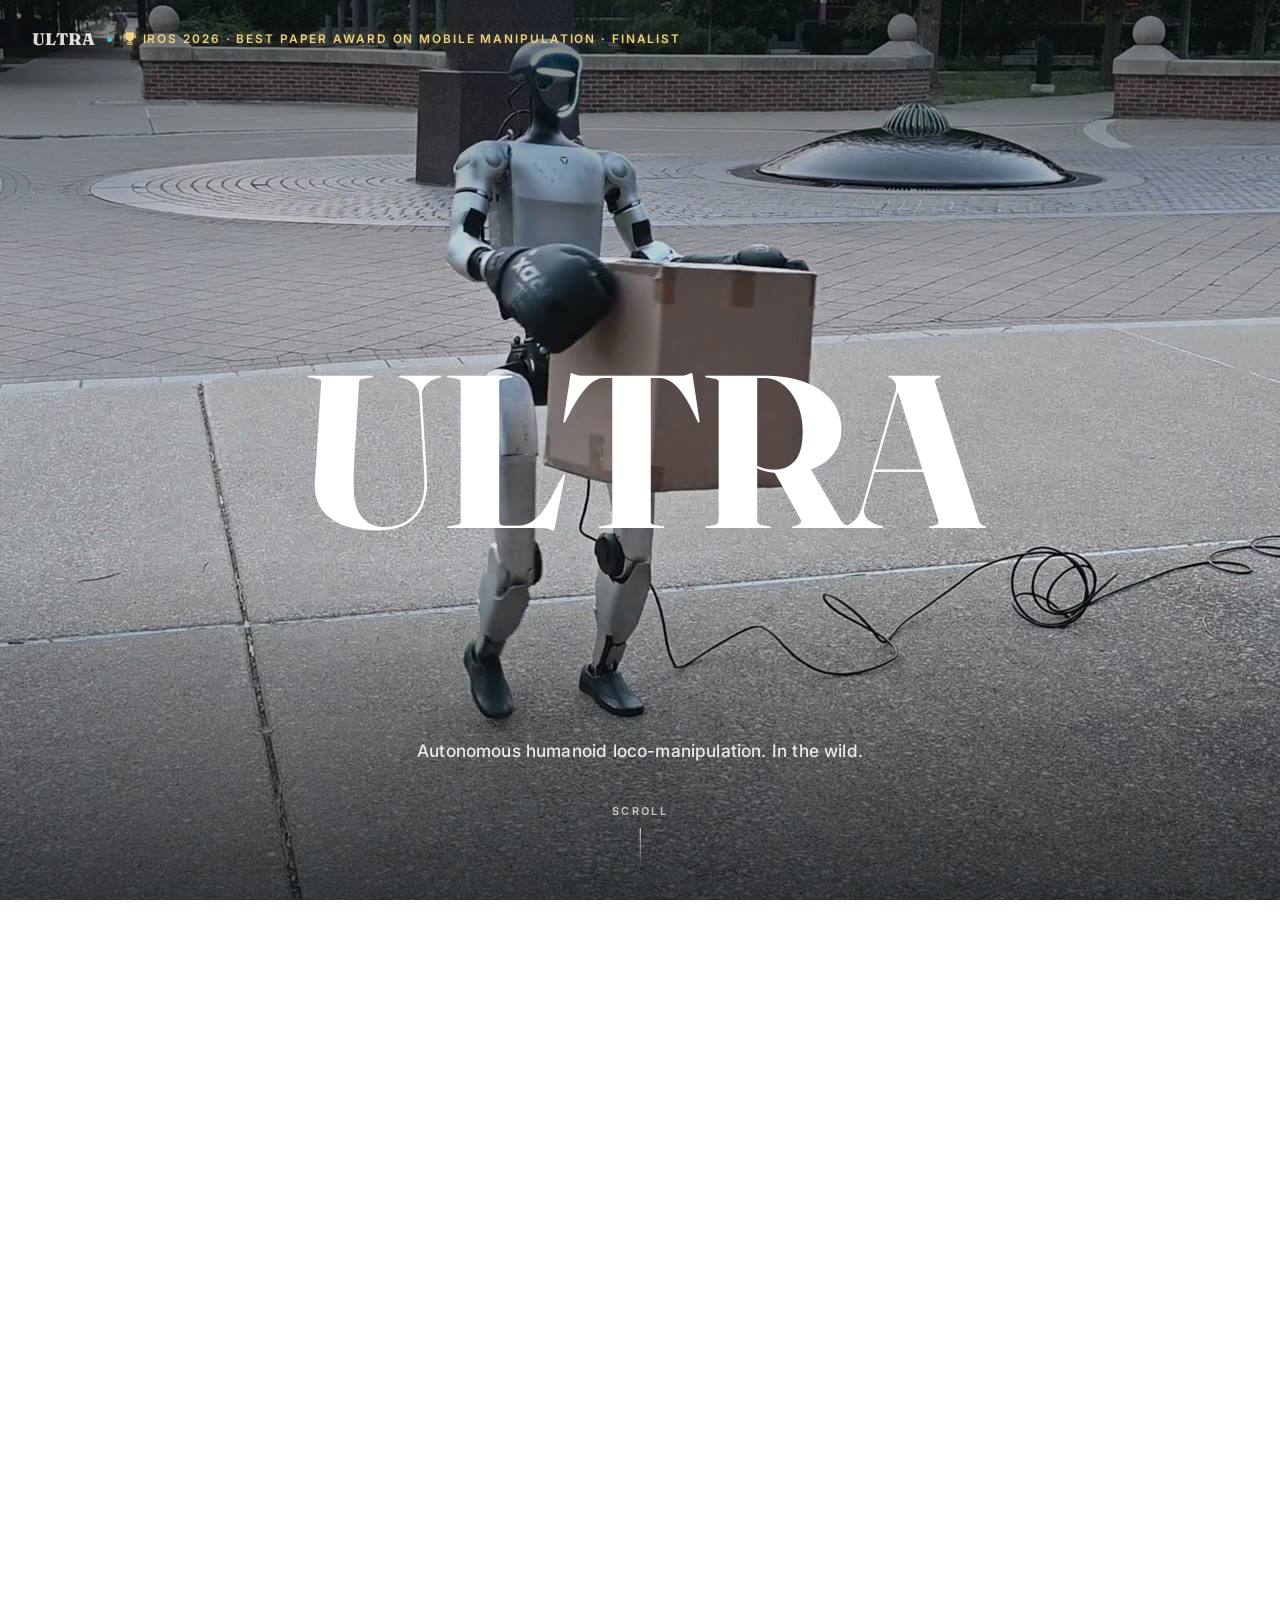
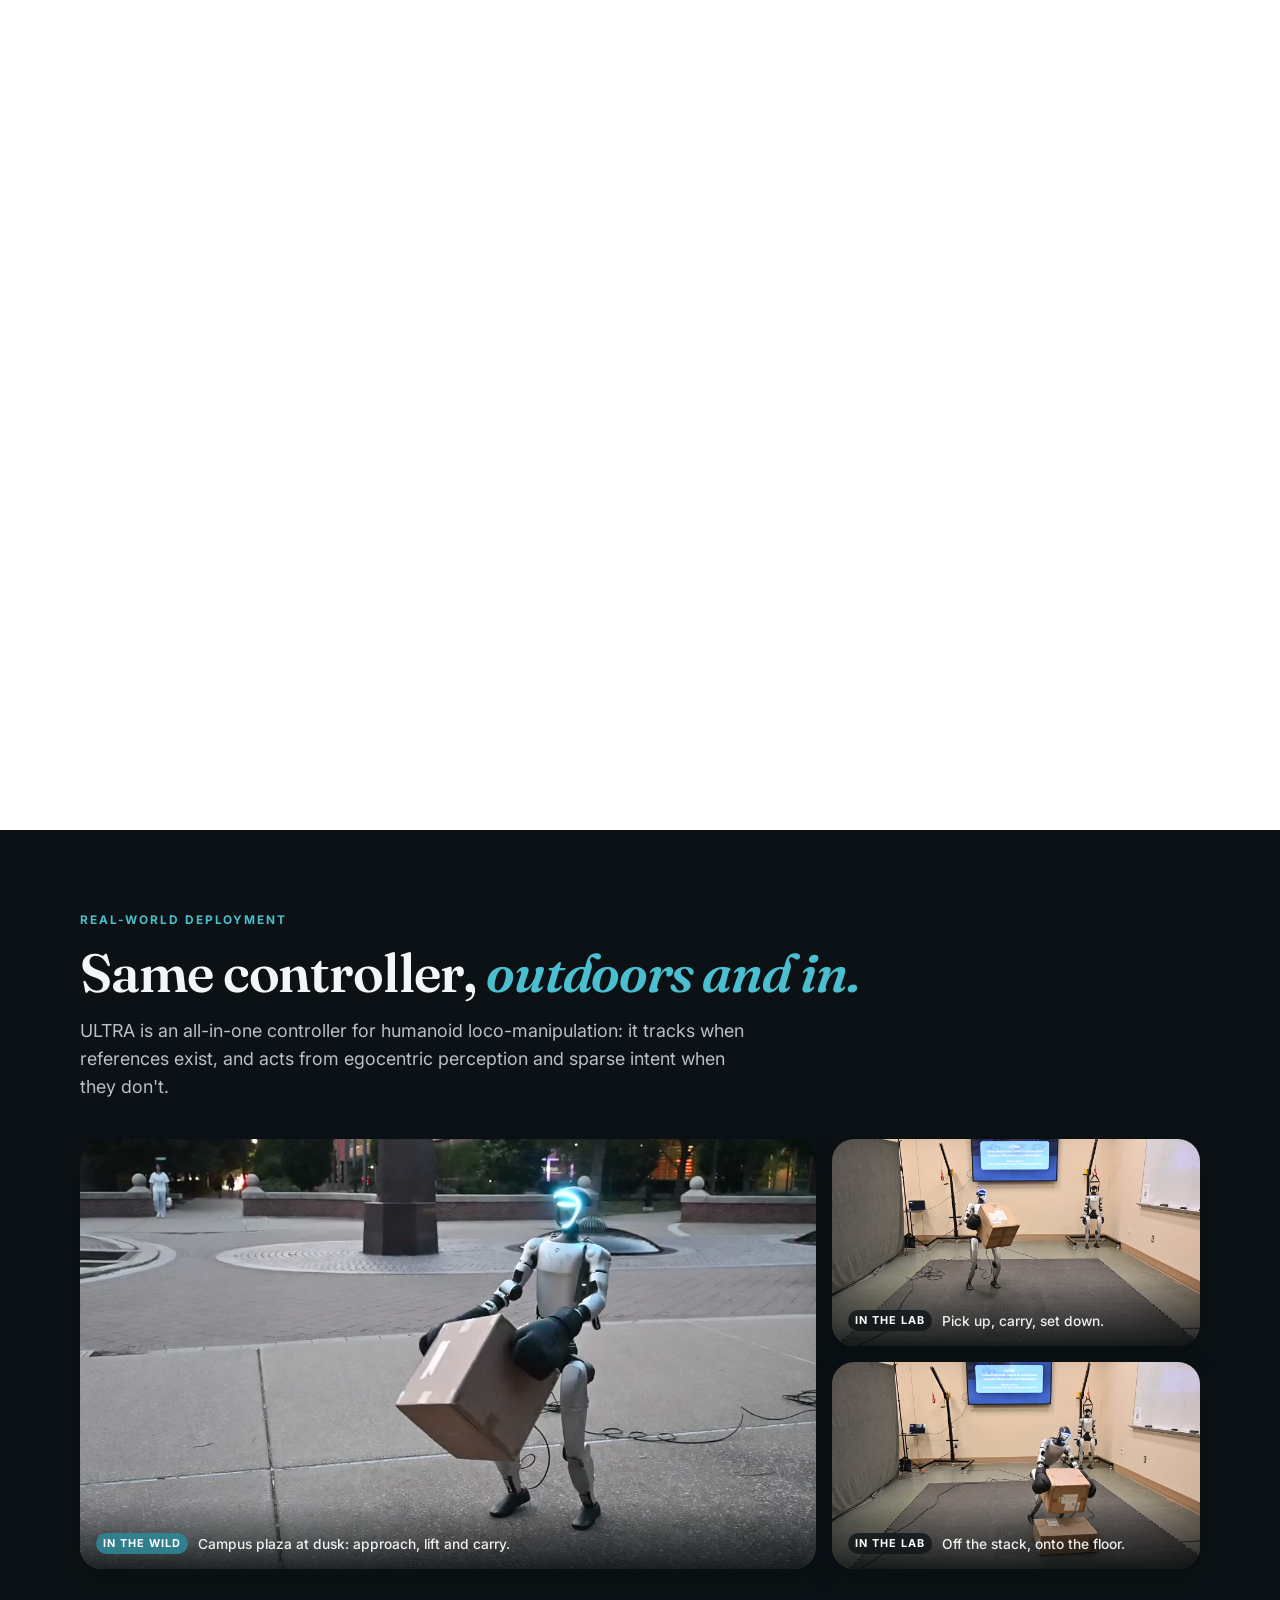
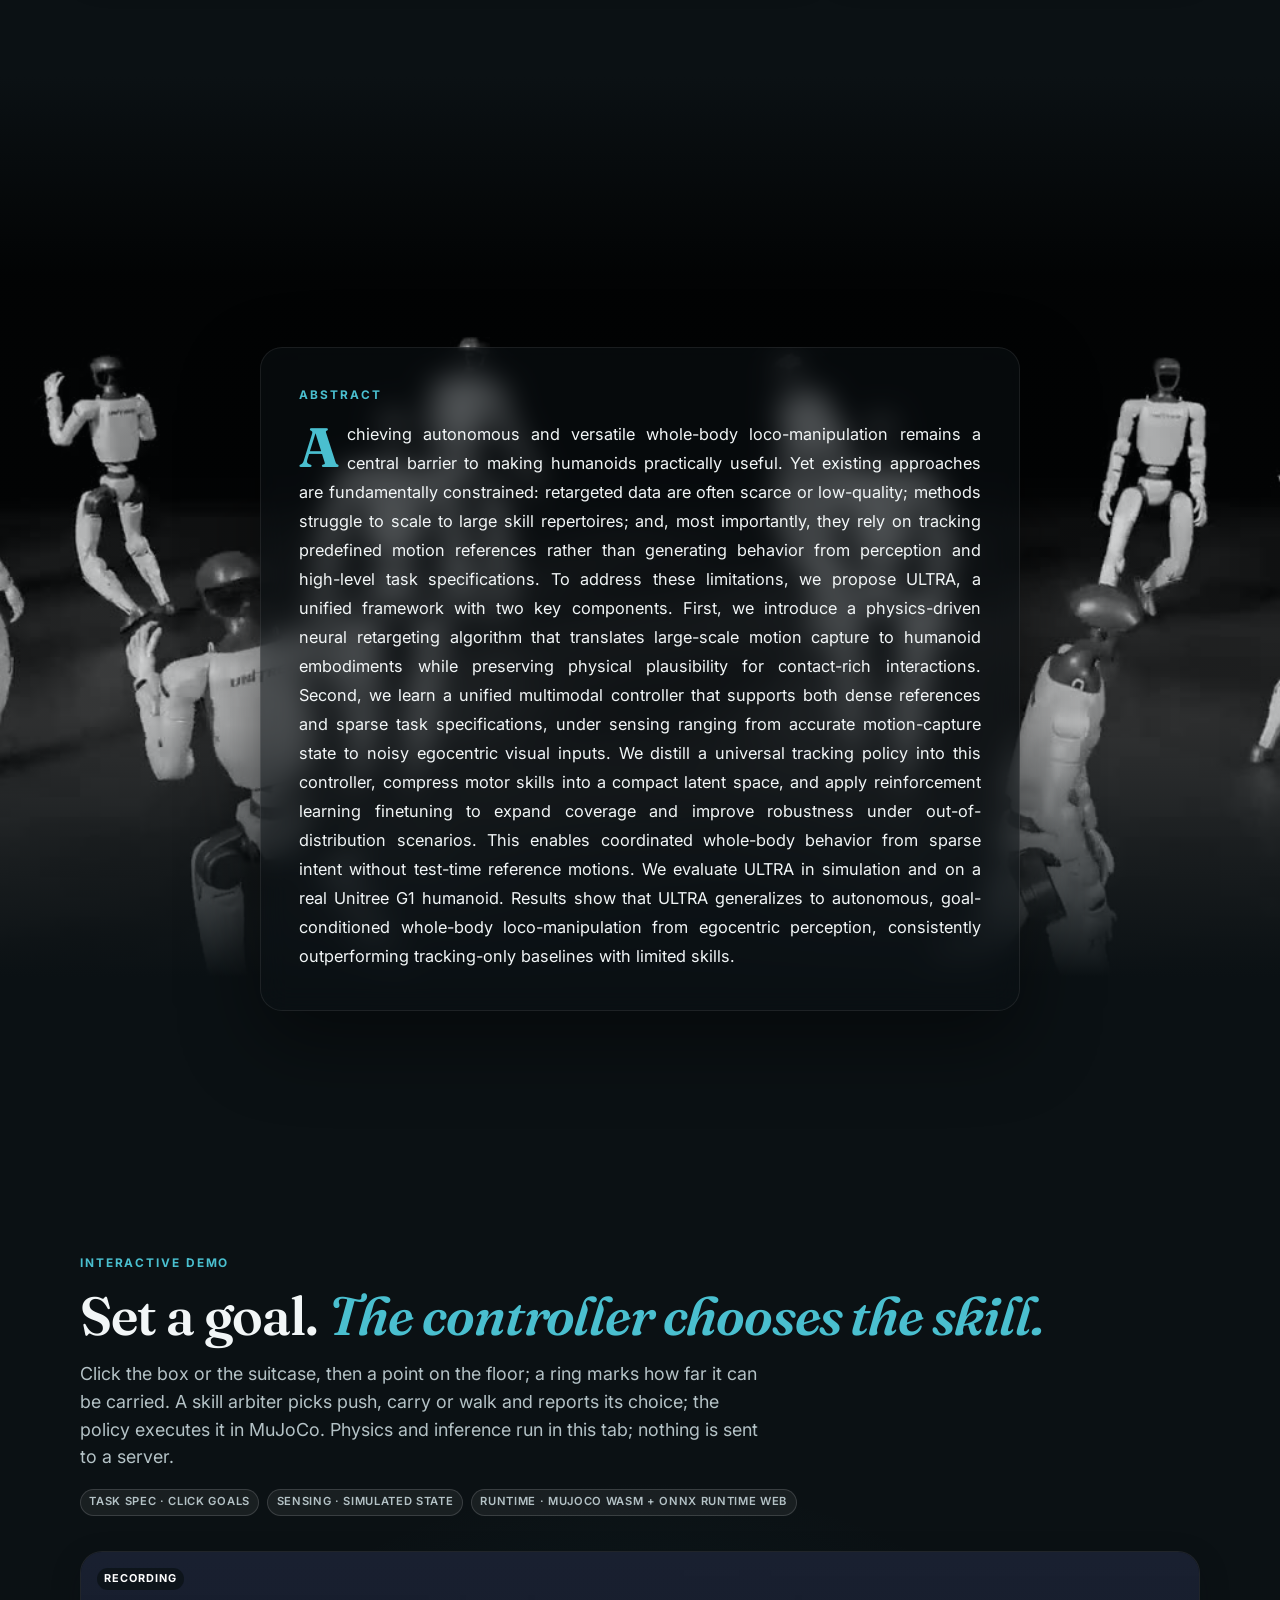
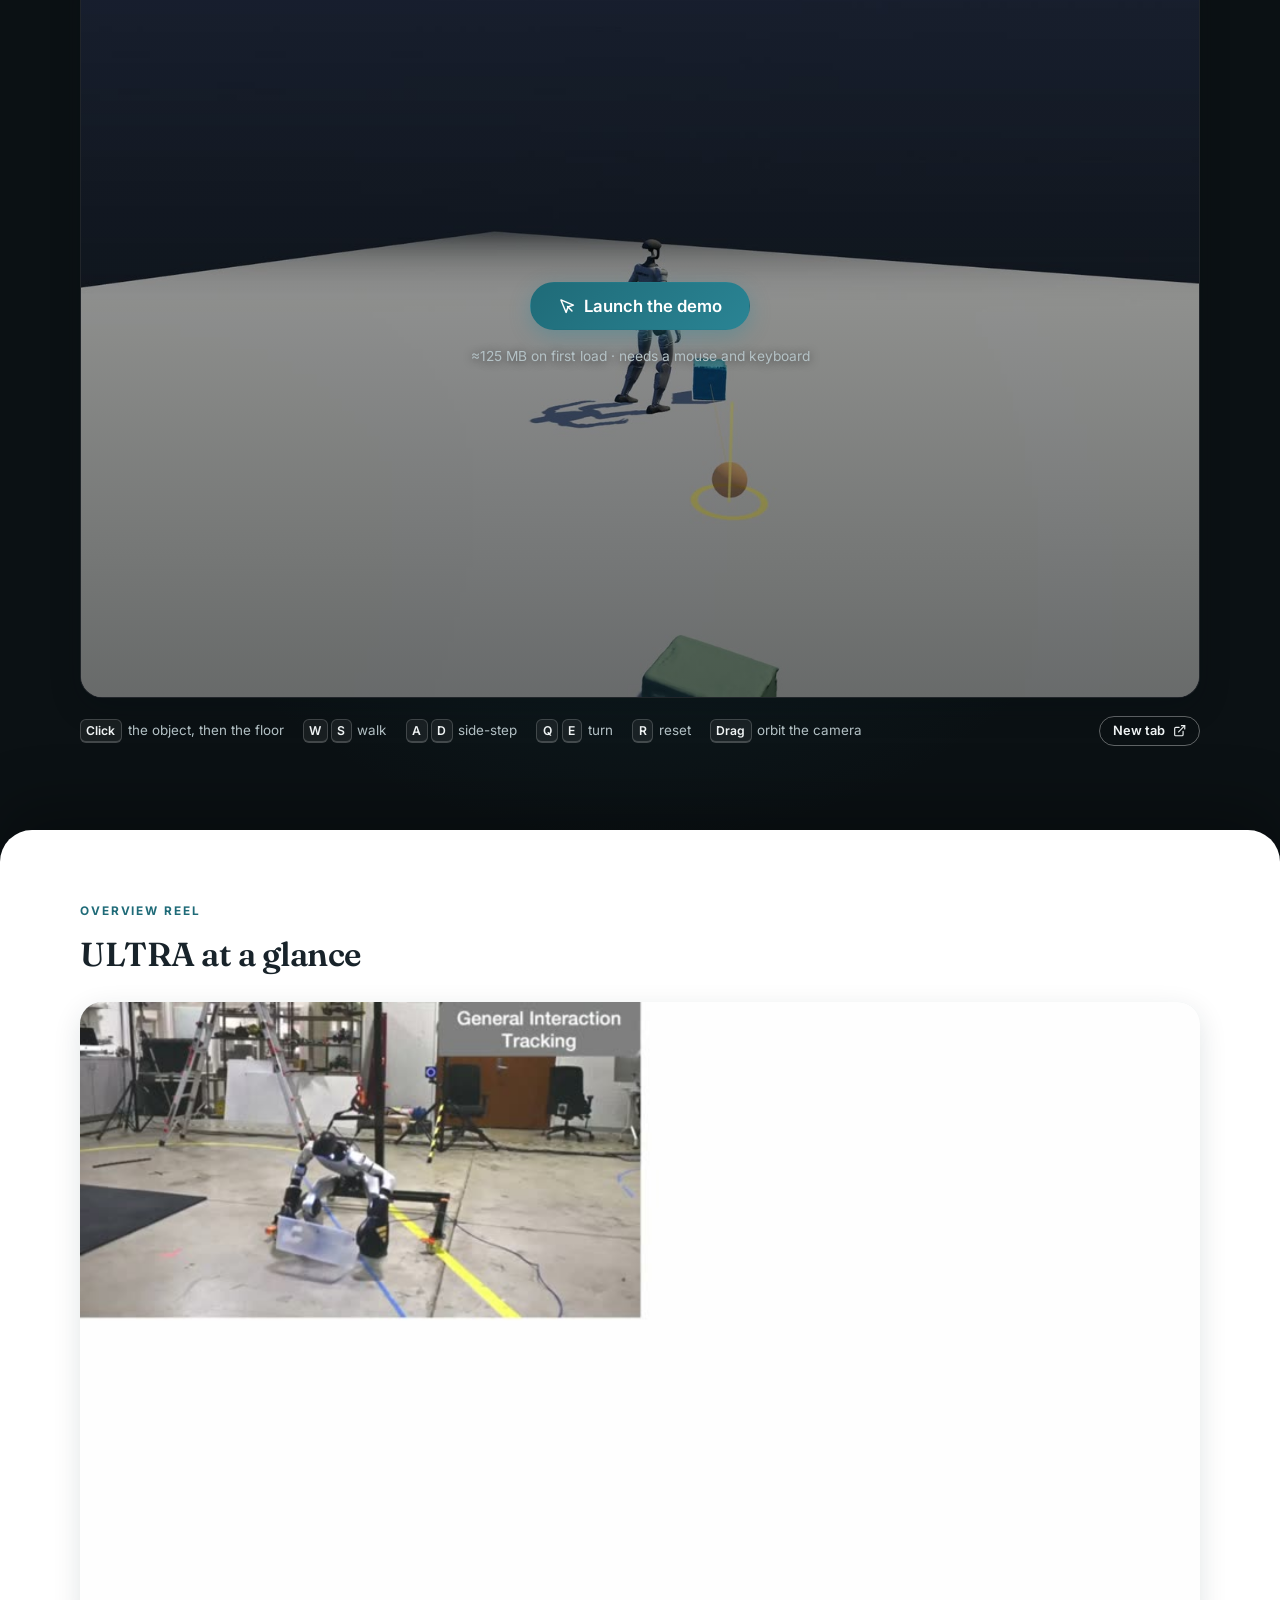
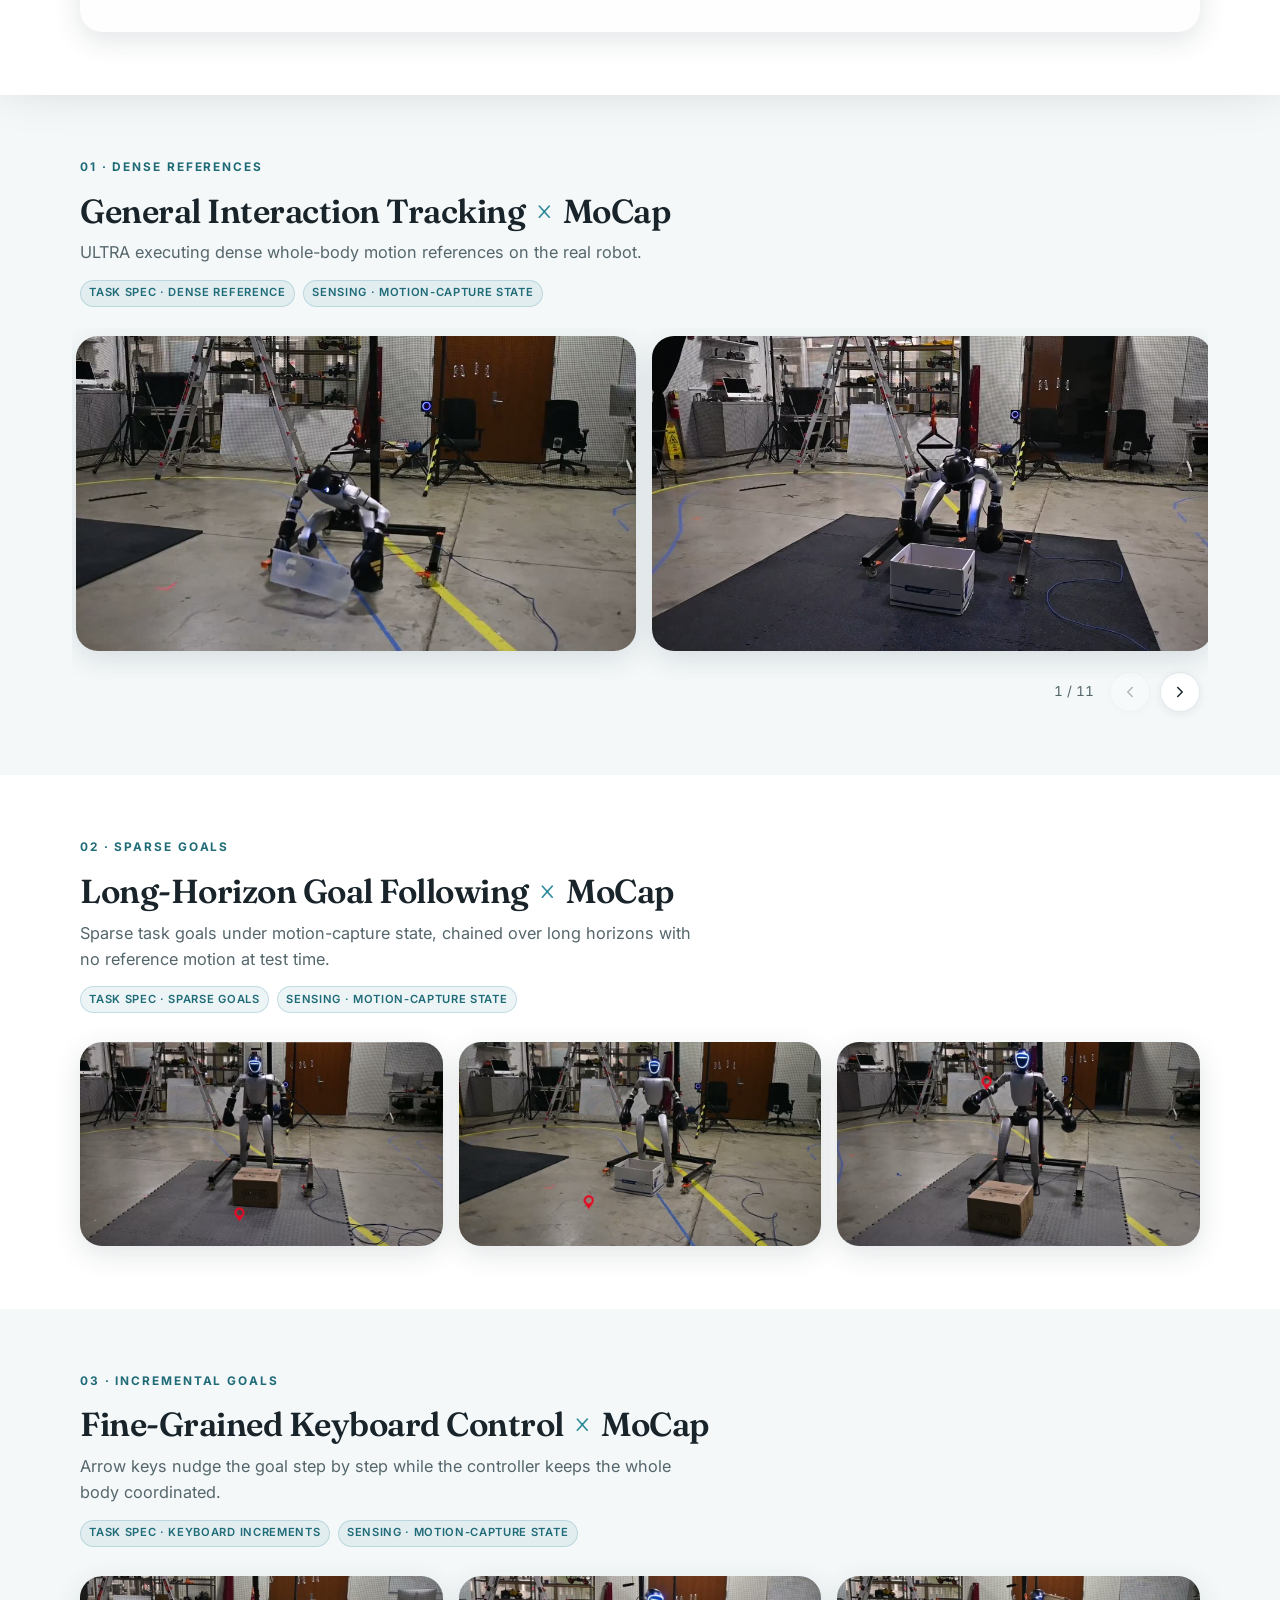
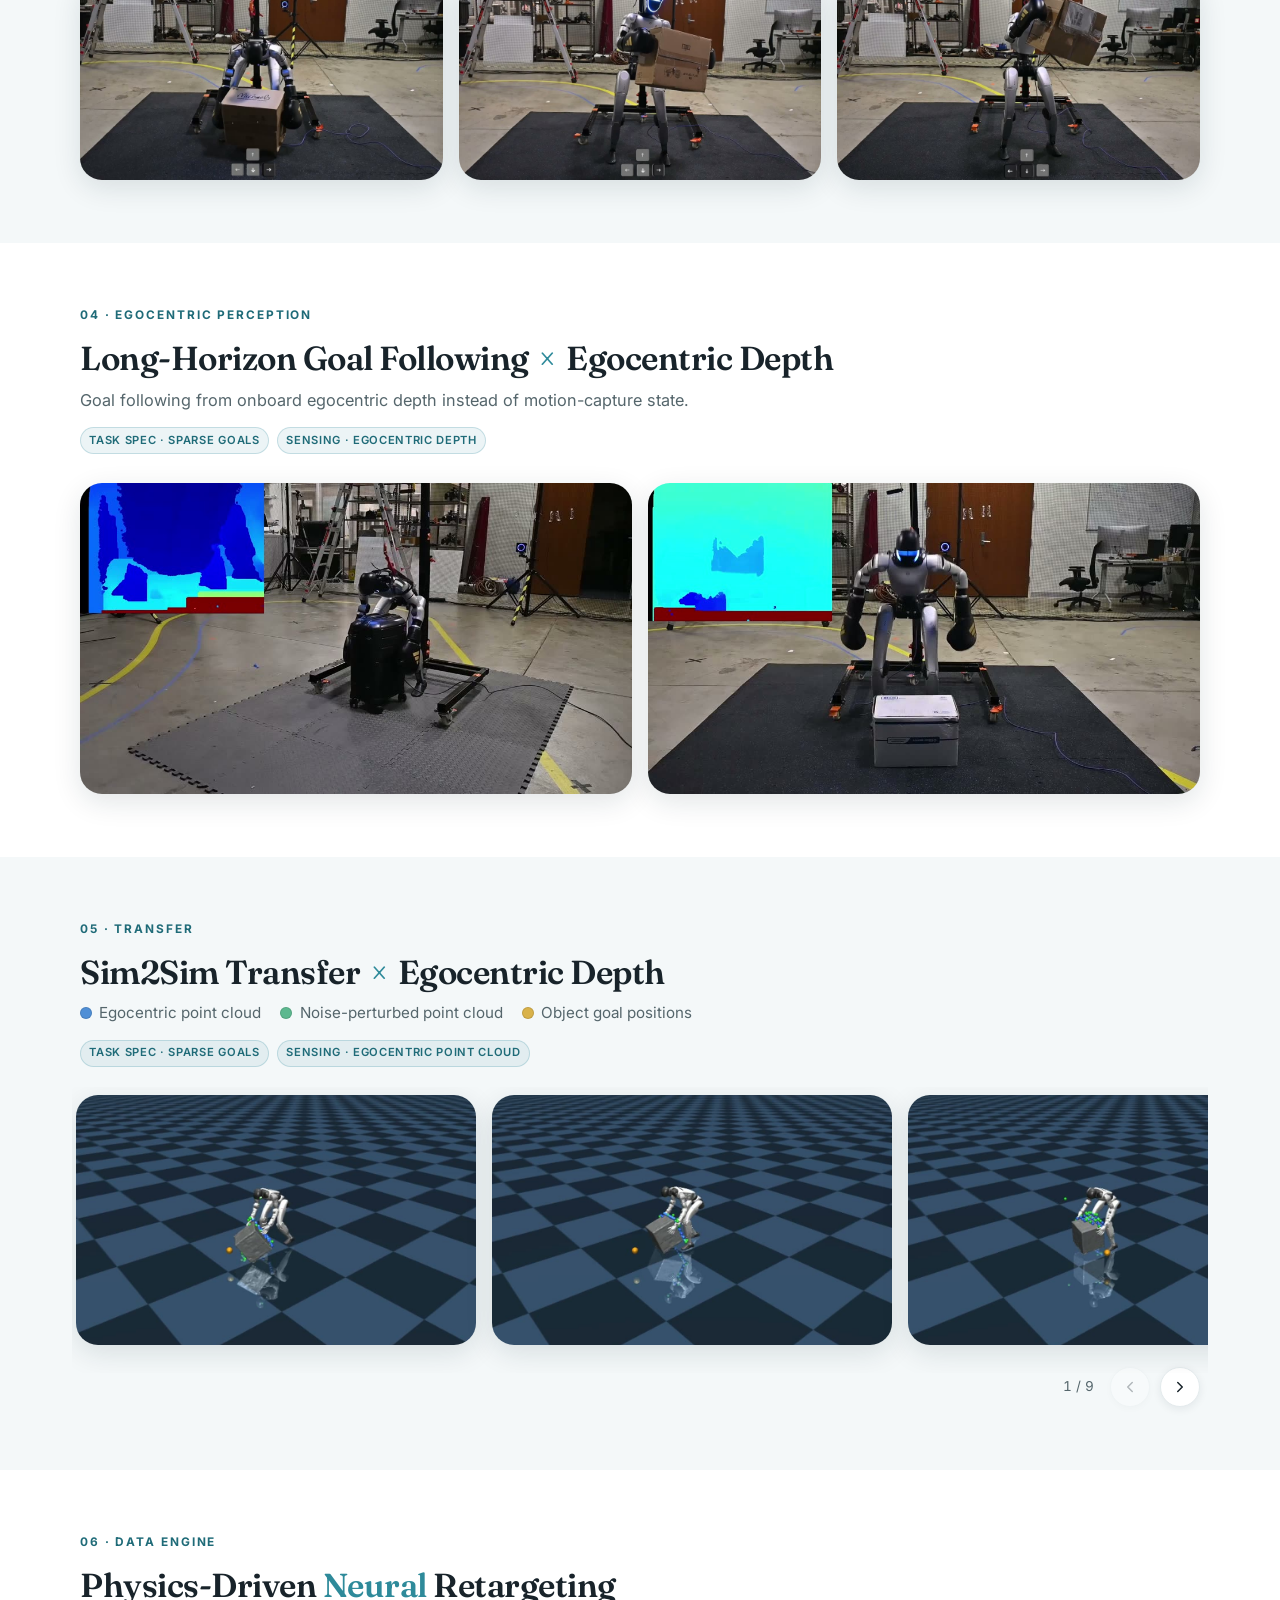
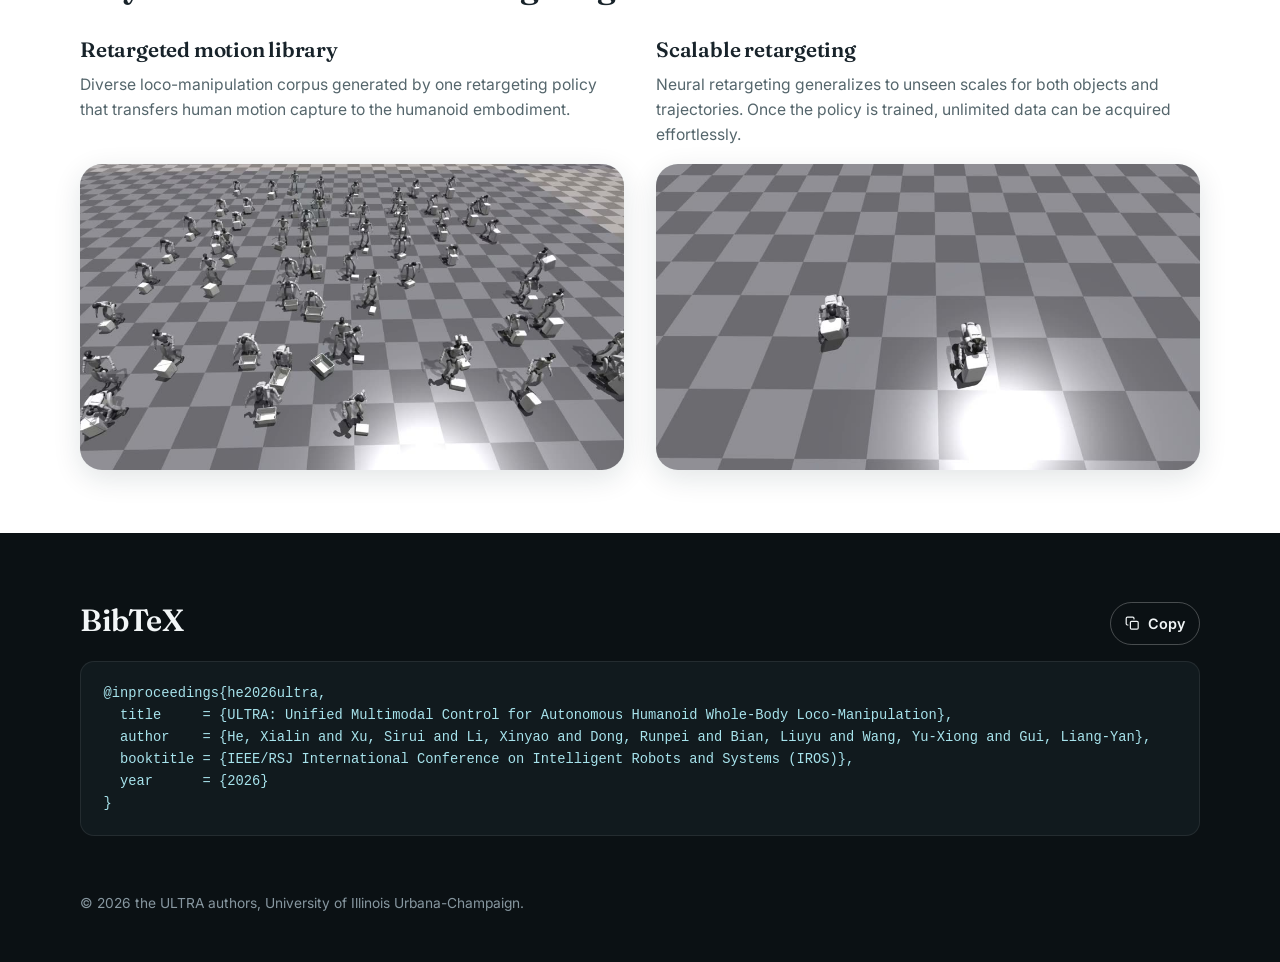
<file: index.html>
<!DOCTYPE html>
<html lang="en">
<head>
  <meta charset="utf-8">
  <meta name="viewport" content="width=device-width, initial-scale=1">
  <title>ULTRA: Unified Multimodal Control for Autonomous Humanoid Whole-Body Loco-Manipulation</title>
  <meta name="description" content="One controller for humanoid whole-body loco-manipulation: track motion references when available, act from egocentric perception and sparse goals when not.">
  <meta name="keywords" content="humanoid robot, loco-manipulation, whole-body control, motion retargeting, multimodal control, egocentric perception, reinforcement learning, Unitree G1">
  <meta name="author" content="Xialin He, Sirui Xu, Xinyao Li, Runpei Dong, Liuyu Bian, Yu-Xiong Wang, Liang-Yan Gui">
  <meta name="robots" content="index, follow">
  <link rel="canonical" href="https://ultra-humanoid.github.io/">
  <meta name="theme-color" content="#0b1114">

  <!-- Open Graph -->
  <meta property="og:type" content="article">
  <meta property="og:site_name" content="ULTRA">
  <meta property="og:title" content="ULTRA: Unified Multimodal Control for Autonomous Humanoid Whole-Body Loco-Manipulation">
  <meta property="og:description" content="One controller for humanoid whole-body loco-manipulation: track motion references when available, act from egocentric perception and sparse goals when not.">
  <meta property="og:url" content="https://ultra-humanoid.github.io/">
  <meta property="og:image" content="https://ultra-humanoid.github.io/static/images/social_preview.jpg">
  <meta property="og:image:width" content="1200">
  <meta property="og:image:height" content="630">
  <meta property="og:image:alt" content="A Unitree G1 humanoid carrying a cardboard box across a campus plaza at dusk, controlled by ULTRA.">
  <meta property="article:published_time" content="2026-03-03T00:00:00.000Z">
  <meta property="article:section" content="Research">
  <meta property="article:tag" content="Humanoid Loco-Manipulation">

  <!-- Twitter -->
  <meta name="twitter:card" content="summary_large_image">
  <meta name="twitter:title" content="ULTRA: Unified Multimodal Control for Autonomous Humanoid Whole-Body Loco-Manipulation">
  <meta name="twitter:description" content="One controller for humanoid whole-body loco-manipulation: track motion references when available, act from egocentric perception and sparse goals when not.">
  <meta name="twitter:image" content="https://ultra-humanoid.github.io/static/images/social_preview.jpg">
  <meta name="twitter:image:alt" content="A Unitree G1 humanoid carrying a cardboard box across a campus plaza at dusk, controlled by ULTRA.">

  <!-- Google Scholar -->
  <meta name="citation_title" content="ULTRA: Unified Multimodal Control for Autonomous Humanoid Whole-Body Loco-Manipulation">
  <meta name="citation_author" content="He, Xialin">
  <meta name="citation_author" content="Xu, Sirui">
  <meta name="citation_author" content="Li, Xinyao">
  <meta name="citation_author" content="Dong, Runpei">
  <meta name="citation_author" content="Bian, Liuyu">
  <meta name="citation_author" content="Wang, Yu-Xiong">
  <meta name="citation_author" content="Gui, Liang-Yan">
  <meta name="citation_publication_date" content="2026">
  <meta name="citation_conference_title" content="IEEE/RSJ International Conference on Intelligent Robots and Systems (IROS)">
  <meta name="citation_arxiv_id" content="2603.03279">
  <meta name="citation_pdf_url" content="https://arxiv.org/pdf/2603.03279">

  <link rel="icon" type="image/png" href="static/images/icon.png">
  <link rel="apple-touch-icon" href="static/images/icon.png">

  <link rel="preconnect" href="https://fonts.googleapis.com">
  <link rel="preconnect" href="https://fonts.gstatic.com" crossorigin>
  <link rel="preload" as="image" href="static/posters/hero_wild.jpg" fetchpriority="high">
  <link href="https://fonts.googleapis.com/css2?family=Fraunces:ital,opsz,wght@0,9..144,600;0,9..144,700;0,9..144,800;1,9..144,600&family=Inter:wght@400;500;600;700&display=swap" rel="stylesheet">
  <link rel="stylesheet" href="static/css/index.css">

  <script>
    (function () {
      var h = document.documentElement; h.classList.add('js');
      if (window.matchMedia && matchMedia('(min-width: 901px) and (min-height: 540px) and (prefers-reduced-motion: no-preference)').matches) {
        h.classList.add('stage-anim');
        setTimeout(function () { if (!h.classList.contains('stage-ready')) { h.classList.remove('stage-anim'); h.classList.add('stage-locked'); } }, 5000);
      }
    })();
  </script>
  <script defer src="static/js/vendor/gsap.min.js"></script>
  <script defer src="static/js/vendor/ScrollTrigger.min.js"></script>
  <script defer src="static/js/index.js"></script>

  <script type="application/ld+json">
  {
    "@context": "https://schema.org",
    "@type": "ScholarlyArticle",
    "headline": "ULTRA: Unified Multimodal Control for Autonomous Humanoid Whole-Body Loco-Manipulation",
    "name": "ULTRA: Unified Multimodal Control for Autonomous Humanoid Whole-Body Loco-Manipulation",
    "description": "One controller for humanoid whole-body loco-manipulation: track motion references when available, act from egocentric perception and sparse goals when not.",
    "abstract": "Achieving autonomous and versatile whole-body loco-manipulation remains a central barrier to making humanoids practically useful. Yet existing approaches are fundamentally constrained: retargeted data are often scarce or low-quality; methods struggle to scale to large skill repertoires; and, most importantly, they rely on tracking predefined motion references rather than generating behavior from perception and high-level task specifications. To address these limitations, we propose ULTRA, a unified framework with two key components. First, we introduce a physics-driven neural retargeting algorithm that translates large-scale motion capture to humanoid embodiments while preserving physical plausibility for contact-rich interactions. Second, we learn a unified multimodal controller that supports both dense references and sparse task specifications, under sensing ranging from accurate motion-capture state to noisy egocentric visual inputs. We distill a universal tracking policy into this controller, compress motor skills into a compact latent space, and apply reinforcement learning finetuning to expand coverage and improve robustness under out-of-distribution scenarios. This enables coordinated whole-body behavior from sparse intent without test-time reference motions. We evaluate ULTRA in simulation and on a real Unitree G1 humanoid. Results show that ULTRA generalizes to autonomous, goal-conditioned whole-body loco-manipulation from egocentric perception, consistently outperforming tracking-only baselines with limited skills.",
    "author": [
      {"@type": "Person", "name": "Xialin He", "url": "https://xialin-he.github.io/", "affiliation": {"@type": "Organization", "name": "University of Illinois Urbana-Champaign"}},
      {"@type": "Person", "name": "Sirui Xu", "url": "https://sirui-xu.github.io/", "affiliation": {"@type": "Organization", "name": "University of Illinois Urbana-Champaign"}},
      {"@type": "Person", "name": "Xinyao Li", "url": "https://lixinyao11.github.io/", "affiliation": {"@type": "Organization", "name": "University of Illinois Urbana-Champaign"}},
      {"@type": "Person", "name": "Runpei Dong", "url": "https://runpeidong.web.illinois.edu/", "affiliation": {"@type": "Organization", "name": "University of Illinois Urbana-Champaign"}},
      {"@type": "Person", "name": "Liuyu Bian", "url": "https://scholar.google.com/citations?user=J2z-0lgAAAAJ&hl=en", "affiliation": {"@type": "Organization", "name": "University of Illinois Urbana-Champaign"}},
      {"@type": "Person", "name": "Yu-Xiong Wang", "url": "https://yxw.cs.illinois.edu/", "affiliation": {"@type": "Organization", "name": "University of Illinois Urbana-Champaign"}},
      {"@type": "Person", "name": "Liang-Yan Gui", "url": "https://lgui.cs.illinois.edu/", "affiliation": {"@type": "Organization", "name": "University of Illinois Urbana-Champaign"}}
    ],
    "datePublished": "2026-03-03",
    "publisher": {"@type": "Organization", "name": "IEEE/RSJ International Conference on Intelligent Robots and Systems (IROS)"},
    "url": "https://ultra-humanoid.github.io/",
    "mainEntityOfPage": "https://ultra-humanoid.github.io/",
    "sameAs": "https://arxiv.org/abs/2603.03279",
    "image": "https://ultra-humanoid.github.io/static/images/social_preview.jpg",
    "keywords": ["Humanoid Loco-Manipulation", "Motion Retargeting", "Whole-Body Control", "Multimodal Control", "Egocentric Perception"],
    "citation": "@inproceedings{he2026ultra, title={ULTRA: Unified Multimodal Control for Autonomous Humanoid Whole-Body Loco-Manipulation}, author={He, Xialin and Xu, Sirui and Li, Xinyao and Dong, Runpei and Bian, Liuyu and Wang, Yu-Xiong and Gui, Liang-Yan}, booktitle={IEEE/RSJ International Conference on Intelligent Robots and Systems (IROS)}, year={2026}}",
    "isAccessibleForFree": true,
    "video": {
      "@type": "VideoObject",
      "name": "ULTRA in the wild: humanoid box carrying on a campus plaza",
      "description": "A Unitree G1 humanoid controlled by ULTRA approaches, lifts, carries and sets down a cardboard box outdoors.",
      "thumbnailUrl": "https://ultra-humanoid.github.io/static/posters/hero_wild.jpg",
      "contentUrl": "https://ultra-humanoid.github.io/static/videos/hero/hero_wild_1080.mp4",
      "uploadDate": "2026-09-16",
      "duration": "PT7S"
    }
  }
  </script>
</head>
<body>
<a class="skip-link" href="#main">Skip to content</a>
<div class="read-progress" id="read-progress" aria-hidden="true"></div>

<!-- ============ STAGE: full-bleed video -> title ============ -->
<header class="stage" id="stage">
  <div class="stage-video" id="stage-video">
    <video id="hero-video" class="hero-video" autoplay muted loop playsinline preload="auto"
           poster="static/posters/hero_wild.jpg"
           aria-label="A Unitree G1 humanoid controlled by ULTRA lifts, carries and sets down a cardboard box on a campus plaza at dusk."></video>
    <script>
      (function () {
        var v = document.getElementById('hero-video');
        var c = navigator.connection;
        var small = window.matchMedia && matchMedia('(max-width: 900px)').matches;
        var slow = !!(c && (c.saveData || /^(slow-2g|2g|3g)$/.test(c.effectiveType || '')));
        v.src = (small || slow) ? 'static/videos/hero/hero_wild_720.mp4' : 'static/videos/hero/hero_wild_1080.mp4';
      })();
    </script>
    <div class="stage-scrim" id="stage-scrim"></div>
  </div>

  <div class="stage-brand" id="stage-brand" aria-hidden="true">
    <span class="brand-mark">ULTRA</span>
    <span class="brand-dot"></span>
    <span class="brand-venue"><svg class="trophy" viewBox="0 0 24 24" aria-hidden="true"><path class="cup" d="M6 2h12v7a6 6 0 0 1-12 0V2z"/><path class="line" d="M6 5H4.5a2.5 2.5 0 0 0 0 5H6M18 5h1.5a2.5 2.5 0 0 1 0 5H18M12 15v3M8.5 21.5h7M10 18h4a1.5 1.5 0 0 1 1.5 1.5v2h-7v-2A1.5 1.5 0 0 1 10 18z"/></svg>IROS 2026 &middot; Best Paper Award on Mobile Manipulation &middot; Finalist</span>
  </div>

  <div class="stage-acronym" id="stage-acronym" aria-hidden="true">
    <span class="ac-letter">U</span><span class="ac-letter">L</span><span class="ac-letter">T</span><span class="ac-letter">R</span><span class="ac-letter">A</span>
  </div>
  <p class="stage-kicker" id="stage-kicker" aria-hidden="true">Autonomous humanoid loco-manipulation. In the wild.</p>
  <div class="scroll-cue" id="scroll-cue" aria-hidden="true"><span>Scroll</span><i></i></div>

  <div class="stage-title" id="stage-title">
    <h1 class="paper-title" id="paper-title" aria-label="ULTRA: Unified Multimodal Control for Autonomous Humanoid Whole-Body Loco-Manipulation"><span class="title-acro"><span class="tl ac">U</span><span class="tl ac">L</span><span class="tl ac">T</span><span class="tl ac">R</span><span class="tl ac">A</span><span class="tl colon">:</span></span>
      <span class="tw">Unified</span> <span class="tw">Multimodal</span> <span class="tw">Control</span> <span class="tw">for</span> <span class="tw">Autonomous</span> <span class="tw">Humanoid</span> <span class="tw">Whole-Body</span> <span class="tw">Loco-Manipulation</span></h1>

    <div class="authors reveal">
      <span class="au"><a href="https://xialin-he.github.io/" target="_blank" rel="noopener">Xialin He</a><sup>*</sup>,</span>
      <span class="au"><a href="https://sirui-xu.github.io/" target="_blank" rel="noopener">Sirui Xu</a><sup>*</sup>,</span>
      <br class="au-br">
      <span class="au"><a href="https://lixinyao11.github.io/" target="_blank" rel="noopener">Xinyao Li</a>,</span>
      <span class="au"><a href="https://runpeidong.web.illinois.edu/" target="_blank" rel="noopener">Runpei Dong</a>,</span>
      <span class="au"><a href="https://scholar.google.com/citations?user=J2z-0lgAAAAJ&amp;hl=en" target="_blank" rel="noopener">Liuyu Bian</a>,</span>
      <span class="au"><a href="https://yxw.cs.illinois.edu/" target="_blank" rel="noopener">Yu-Xiong Wang</a><sup>&dagger;</sup>,</span>
      <span class="au"><a href="https://lgui.cs.illinois.edu/" target="_blank" rel="noopener">Liang-Yan Gui</a><sup>&dagger;</sup></span>
    </div>
    <div class="affil reveal">University of Illinois Urbana-Champaign</div>
    <div class="award reveal"><span class="venue-chip award-chip"><svg class="trophy" viewBox="0 0 24 24" aria-hidden="true"><path class="cup" d="M6 2h12v7a6 6 0 0 1-12 0V2z"/><path class="line" d="M6 5H4.5a2.5 2.5 0 0 0 0 5H6M18 5h1.5a2.5 2.5 0 0 1 0 5H18M12 15v3M8.5 21.5h7M10 18h4a1.5 1.5 0 0 1 1.5 1.5v2h-7v-2A1.5 1.5 0 0 1 10 18z"/></svg><span class="award-text"><span class="award-venue">IROS 2026</span><span class="award-sep">&middot;</span>Best Paper Award on Mobile Manipulation<span class="award-sep">&middot;</span><span class="award-status">Finalist</span></span></span></div>
    <p class="notes reveal"><sup>*</sup>Equal contribution &nbsp;&nbsp; <sup>&dagger;</sup>Equal advising</p>
    <div class="actions reveal">
      <a class="btn btn-primary" href="https://arxiv.org/pdf/2603.03279" target="_blank" rel="noopener">
        <svg viewBox="0 0 24 24" aria-hidden="true"><path d="M14 3H6a2 2 0 0 0-2 2v14a2 2 0 0 0 2 2h12a2 2 0 0 0 2-2V9z"/><path d="M14 3v6h6"/></svg>Paper</a>
      <a class="btn btn-ghost" href="https://arxiv.org/abs/2603.03279" target="_blank" rel="noopener">
        <svg viewBox="0 0 24 24" aria-hidden="true"><path d="M18 13v6a2 2 0 0 1-2 2H5a2 2 0 0 1-2-2V8a2 2 0 0 1 2-2h6"/><path d="M15 3h6v6"/><path d="M10 14 21 3"/></svg>arXiv</a>
      <a class="btn btn-ghost" href="https://github.com/Sirui-Xu/ULTRA" target="_blank" rel="noopener">
        <svg viewBox="0 0 24 24" aria-hidden="true"><path d="m16 18 6-6-6-6"/><path d="m8 6-6 6 6 6"/></svg>Code</a>
      <a class="btn btn-ghost" href="#worlds">
        <svg viewBox="0 0 24 24" aria-hidden="true"><path d="M12 5v14"/><path d="m5 12 7 7 7-7"/></svg>Watch</a>
      <a class="btn btn-ghost btn-live" href="#playground">
        <svg viewBox="0 0 24 24" aria-hidden="true"><path d="M4 4l7.07 17 2.51-7.39L21 11.07z"/><path d="m13 13 6 6"/></svg>Interactive demo</a>
    </div>
  </div>
</header>

<main id="main" tabindex="-1">

  <!-- ============ Real-world deployment ============ -->
  <section class="worlds" id="worlds" aria-labelledby="worlds-h">
    <div class="wrap">
      <p class="eyebrow light">Real-world deployment</p>
      <h2 id="worlds-h" class="h-display">Same controller, <em>outdoors and in.</em></h2>
      <p class="lede">ULTRA is an all-in-one controller for humanoid loco-manipulation: it tracks when references exist, and acts from egocentric perception and sparse intent when they don't.</p>
      <div class="worlds-grid">
        <figure class="clip clip-lg">
          <video muted loop playsinline preload="none" data-poster="static/posters/wild_approach.jpg" data-src="static/videos/worlds/wild_approach.mp4"></video><button class="clip-toggle" type="button" aria-label="Pause or play video: outdoors, the humanoid walks to a box, lifts it and carries it toward the camera" aria-pressed="false"></button>
          <figcaption><span class="chip chip-wild">In the wild</span> Campus plaza at dusk: approach, lift and carry.</figcaption>
        </figure>
        <figure class="clip">
          <video muted loop playsinline preload="none" data-poster="static/posters/lab_carry.jpg" data-src="static/videos/worlds/lab_carry.mp4"></video><button class="clip-toggle" type="button" aria-label="Pause or play video: in the lab, the humanoid picks up a box, carries it and sets it down" aria-pressed="false"></button>
          <figcaption><span class="chip chip-lab">In the lab</span> Pick up, carry, set down.</figcaption>
        </figure>
        <figure class="clip">
          <video muted loop playsinline preload="none" data-poster="static/posters/lab_stack.jpg" data-src="static/videos/worlds/lab_stack.mp4"></video><button class="clip-toggle" type="button" aria-label="Pause or play video: in the lab, the humanoid takes a box off a stack and places it on the floor" aria-pressed="false"></button>
          <figcaption><span class="chip chip-lab">In the lab</span> Off the stack, onto the floor.</figcaption>
        </figure>
      </div>
    </div>
  </section>

  <!-- ============ Abstract over the scroll-scrubbed crowd render ============ -->
  <section class="scene" id="abstract" aria-labelledby="abstract-h">
    <div class="scene-bg" aria-hidden="true">
      <video id="scene-video" muted playsinline preload="none" data-poster="static/posters/crowd_scene.jpg" data-src="static/videos/scene/crowd_scene.mp4"></video>
      <div class="scene-scrim"></div>
    </div>
    <div class="scene-content">
      <div class="wrap narrow glass">
        <h2 class="eyebrow light" id="abstract-h">Abstract</h2>
        <p class="abstract-text">Achieving autonomous and versatile whole-body loco-manipulation remains a central barrier to making humanoids practically useful. Yet existing approaches are fundamentally constrained: retargeted data are often scarce or low-quality; methods struggle to scale to large skill repertoires; and, most importantly, they rely on tracking predefined motion references rather than generating behavior from perception and high-level task specifications. To address these limitations, we propose ULTRA, a unified framework with two key components. First, we introduce a physics-driven neural retargeting algorithm that translates large-scale motion capture to humanoid embodiments while preserving physical plausibility for contact-rich interactions. Second, we learn a unified multimodal controller that supports both dense references and sparse task specifications, under sensing ranging from accurate motion-capture state to noisy egocentric visual inputs. We distill a universal tracking policy into this controller, compress motor skills into a compact latent space, and apply reinforcement learning finetuning to expand coverage and improve robustness under out-of-distribution scenarios. This enables coordinated whole-body behavior from sparse intent without test-time reference motions. We evaluate ULTRA in simulation and on a real Unitree G1 humanoid. Results show that ULTRA generalizes to autonomous, goal-conditioned whole-body loco-manipulation from egocentric perception, consistently outperforming tracking-only baselines with limited skills.</p>
      </div>
    </div>
  </section>

  <!-- ============ Interactive demo: MuJoCo + the policy in the browser (dark) ============ -->
  <section class="playground" id="playground" aria-labelledby="playground-h">
    <div class="wrap">
      <p class="eyebrow light">Interactive demo</p>
      <h2 id="playground-h" class="h-display">Set a goal. <em>The controller chooses the skill.</em></h2>
      <p class="lede">Click the box or the suitcase, then a point on the floor; a ring marks how far it can be carried. A skill arbiter picks push, carry or walk and reports its choice; the policy executes it in MuJoCo. Physics and inference run in this tab; nothing is sent to a server.</p>
      <div class="tags on-ink"><span class="tag">Task spec &middot; click goals</span><span class="tag">Sensing &middot; simulated state</span><span class="tag">Runtime &middot; MuJoCo WASM + ONNX Runtime Web</span></div>

      <div class="play" id="play" data-src="playground/index.html?profile=release&amp;embed=1&amp;review=off&amp;taskCoverageCapture=0&amp;maxPixelRatio=1.5&amp;realtime=1&amp;maxPickups=1&amp;recordedLateral=1">
        <div class="play-frame" id="play-frame">
          <video class="play-teaser" muted loop playsinline preload="none" poster="static/posters/playground.jpg" data-src="static/videos/playground/playground_loop.mp4" aria-hidden="true"></video>
          <span class="chip chip-lab play-chip" id="play-chip" aria-hidden="true">Recording</span>
          <div class="play-launch" id="play-launch">
            <button class="btn btn-primary play-btn" id="play-btn" type="button">
              <svg viewBox="0 0 24 24" aria-hidden="true"><path d="M4 4l7.07 17 2.51-7.39L21 11.07z"/><path d="m13 13 6 6"/></svg>Launch the demo</button>
            <a class="btn btn-ghost play-open" href="playground/index.html?profile=release" target="_blank" rel="noopener">Open the demo in a new tab
              <svg viewBox="0 0 24 24" aria-hidden="true"><path d="M18 13v6a2 2 0 0 1-2 2H5a2 2 0 0 1-2-2V8a2 2 0 0 1 2-2h6"/><path d="M15 3h6v6"/><path d="M10 14 21 3"/></svg></a>
            <p class="play-loading" role="status" aria-live="polite"><i></i><span id="play-loading-text">Starting&hellip;</span></p>
            <p class="play-error" id="play-error" role="alert"></p>
            <p class="play-note" id="play-note">&asymp;125 MB on first load &middot; needs a mouse and keyboard</p>
          </div>
        </div>
        <div class="play-bar">
          <ul class="play-keys" aria-label="Controls">
            <li><kbd>Click</kbd> the object, then the floor</li>
            <li><kbd>W</kbd><kbd>S</kbd> walk</li>
            <li><kbd>A</kbd><kbd>D</kbd> side-step</li>
            <li><kbd>Q</kbd><kbd>E</kbd> turn</li>
            <li><kbd>R</kbd> reset</li>
            <li><kbd>Drag</kbd> orbit the camera</li>
          </ul>
          <div class="play-tools">
            <span class="play-status" id="play-status"></span>
            <button class="btn btn-ghost btn-sm" id="play-full" type="button" hidden>Fullscreen</button>
            <a class="btn btn-ghost btn-sm" href="playground/index.html?profile=release" target="_blank" rel="noopener">New tab
              <svg viewBox="0 0 24 24" aria-hidden="true"><path d="M18 13v6a2 2 0 0 1-2 2H5a2 2 0 0 1-2-2V8a2 2 0 0 1 2-2h6"/><path d="M15 3h6v6"/><path d="M10 14 21 3"/></svg></a>
          </div>
        </div>
      </div>
    </div>
  </section>

  <!-- ============ Overview reel ============ -->
  <section class="section sheet" id="overview" aria-labelledby="overview-h">
    <div class="wrap">
      <header class="sec-head">
        <p class="eyebrow">Overview reel</p>
        <h2 id="overview-h">ULTRA at a glance</h2>
      </header>
      <figure class="clip clip-wide">
        <video muted loop playsinline preload="none" data-poster="static/posters/ultra_demo_compress.jpg" data-src="static/videos/ultra_demo_compress.mp4"></video><button class="clip-toggle" type="button" aria-label="Pause or play video: overview reel of ULTRA" aria-pressed="false"></button>
      </figure>
    </div>
  </section>

  <!-- ============ 01 Tracking x Mocap ============ -->
  <section class="section alt" id="tracking" aria-labelledby="tracking-h">
    <div class="wrap">
      <header class="sec-head">
        <p class="eyebrow">01 &middot; Dense references</p>
        <h2 id="tracking-h">General Interaction Tracking <span class="x">&times;</span> MoCap</h2>
        <p class="sec-desc">ULTRA executing dense whole-body motion references on the real robot.</p>
        <div class="tags"><span class="tag">Task spec &middot; dense reference</span><span class="tag">Sensing &middot; motion-capture state</span></div>
      </header>
      <div class="strip" data-strip>
        <div class="strip-track">
          <figure class="clip strip-item"><video muted loop playsinline preload="none" data-poster="static/posters/TrackingxMocap.jpg" data-src="static/videos/motiontracking/TrackingxMocap.mp4"></video><button class="clip-toggle" type="button" aria-label="Pause or play video: tracking a motion-capture reference" aria-pressed="false"></button></figure>
          <figure class="clip strip-item"><video muted loop playsinline preload="none" data-poster="static/posters/DSC_1738.jpg" data-src="static/videos/motiontracking/DSC_1738.mp4"></video><button class="clip-toggle" type="button" aria-label="Pause or play video: tracking a motion-capture reference" aria-pressed="false"></button></figure>
          <figure class="clip strip-item"><video muted loop playsinline preload="none" data-poster="static/posters/DSC_1758.jpg" data-src="static/videos/motiontracking/DSC_1758.mp4"></video><button class="clip-toggle" type="button" aria-label="Pause or play video: tracking a motion-capture reference" aria-pressed="false"></button></figure>
          <figure class="clip strip-item"><video muted loop playsinline preload="none" data-poster="static/posters/DSC_1759.jpg" data-src="static/videos/motiontracking/DSC_1759.mp4"></video><button class="clip-toggle" type="button" aria-label="Pause or play video: tracking a motion-capture reference" aria-pressed="false"></button></figure>
          <figure class="clip strip-item"><video muted loop playsinline preload="none" data-poster="static/posters/DSC_1769.jpg" data-src="static/videos/motiontracking/DSC_1769.mp4"></video><button class="clip-toggle" type="button" aria-label="Pause or play video: tracking a motion-capture reference" aria-pressed="false"></button></figure>
          <figure class="clip strip-item"><video muted loop playsinline preload="none" data-poster="static/posters/track0.jpg" data-src="static/videos/motiontracking/track0.mp4"></video><button class="clip-toggle" type="button" aria-label="Pause or play video: tracking a motion-capture reference" aria-pressed="false"></button></figure>
          <figure class="clip strip-item"><video muted loop playsinline preload="none" data-poster="static/posters/track1.jpg" data-src="static/videos/motiontracking/track1.mp4"></video><button class="clip-toggle" type="button" aria-label="Pause or play video: tracking a motion-capture reference" aria-pressed="false"></button></figure>
          <figure class="clip strip-item"><video muted loop playsinline preload="none" data-poster="static/posters/track1.5.jpg" data-src="static/videos/motiontracking/track1.5.mp4"></video><button class="clip-toggle" type="button" aria-label="Pause or play video: tracking a motion-capture reference" aria-pressed="false"></button></figure>
          <figure class="clip strip-item"><video muted loop playsinline preload="none" data-poster="static/posters/track2.jpg" data-src="static/videos/motiontracking/track2.mp4"></video><button class="clip-toggle" type="button" aria-label="Pause or play video: tracking a motion-capture reference" aria-pressed="false"></button></figure>
          <figure class="clip strip-item"><video muted loop playsinline preload="none" data-poster="static/posters/track-1.jpg" data-src="static/videos/motiontracking/track-1.mp4"></video><button class="clip-toggle" type="button" aria-label="Pause or play video: tracking a motion-capture reference" aria-pressed="false"></button></figure>
          <figure class="clip strip-item"><video muted loop playsinline preload="none" data-poster="static/posters/track-2.jpg" data-src="static/videos/motiontracking/track-2.mp4"></video><button class="clip-toggle" type="button" aria-label="Pause or play video: tracking a motion-capture reference" aria-pressed="false"></button></figure>
        </div>
        <div class="strip-nav">
          <span class="strip-count" aria-live="polite"></span>
          <button class="strip-btn prev" type="button" aria-label="Previous clips"><svg viewBox="0 0 24 24" aria-hidden="true"><path d="m15 18-6-6 6-6"/></svg></button>
          <button class="strip-btn next" type="button" aria-label="Next clips"><svg viewBox="0 0 24 24" aria-hidden="true"><path d="m9 18 6-6-6-6"/></svg></button>
        </div>
      </div>
    </div>
  </section>

  <!-- ============ 02 Goal following x Mocap ============ -->
  <section class="section" id="goal-mocap" aria-labelledby="goal-mocap-h">
    <div class="wrap">
      <header class="sec-head">
        <p class="eyebrow">02 &middot; Sparse goals</p>
        <h2 id="goal-mocap-h">Long-Horizon Goal Following <span class="x">&times;</span> MoCap</h2>
        <p class="sec-desc">Sparse task goals under motion-capture state, chained over long horizons with no reference motion at test time.</p>
        <div class="tags"><span class="tag">Task spec &middot; sparse goals</span><span class="tag">Sensing &middot; motion-capture state</span></div>
      </header>
      <div class="grid grid-3">
        <figure class="clip"><video muted loop playsinline preload="none" data-poster="static/posters/vae1.jpg" data-src="static/videos/vae/vae1.mp4"></video><button class="clip-toggle" type="button" aria-label="Pause or play video: long-horizon goal following" aria-pressed="false"></button></figure>
        <figure class="clip"><video muted loop playsinline preload="none" data-poster="static/posters/vae2.jpg" data-src="static/videos/vae/vae2.mp4"></video><button class="clip-toggle" type="button" aria-label="Pause or play video: long-horizon goal following" aria-pressed="false"></button></figure>
        <figure class="clip"><video muted loop playsinline preload="none" data-poster="static/posters/vae3.jpg" data-src="static/videos/vae/vae3.mp4"></video><button class="clip-toggle" type="button" aria-label="Pause or play video: long-horizon goal following" aria-pressed="false"></button></figure>
      </div>
    </div>
  </section>

  <!-- ============ 03 Fine-grained keyboard x Mocap ============ -->
  <section class="section alt" id="finegrained" aria-labelledby="finegrained-h">
    <div class="wrap">
      <header class="sec-head">
        <p class="eyebrow">03 &middot; Incremental goals</p>
        <h2 id="finegrained-h">Fine-Grained Keyboard Control <span class="x">&times;</span> MoCap</h2>
        <p class="sec-desc">Arrow keys nudge the goal step by step while the controller keeps the whole body coordinated.</p>
        <div class="tags"><span class="tag">Task spec &middot; keyboard increments</span><span class="tag">Sensing &middot; motion-capture state</span></div>
      </header>
      <div class="grid grid-3">
        <figure class="clip"><video muted loop playsinline preload="none" data-poster="static/posters/0207.jpg" data-src="static/videos/finegrained/0207.mp4"></video><button class="clip-toggle" type="button" aria-label="Pause or play video: fine-grained keyboard control" aria-pressed="false"></button></figure>
        <figure class="clip"><video muted loop playsinline preload="none" data-poster="static/posters/0207_1.jpg" data-src="static/videos/finegrained/0207_1.mp4"></video><button class="clip-toggle" type="button" aria-label="Pause or play video: fine-grained keyboard control" aria-pressed="false"></button></figure>
        <figure class="clip"><video muted loop playsinline preload="none" data-poster="static/posters/0207_2.jpg" data-src="static/videos/finegrained/0207_2.mp4"></video><button class="clip-toggle" type="button" aria-label="Pause or play video: fine-grained keyboard control" aria-pressed="false"></button></figure>
      </div>
    </div>
  </section>

  <!-- ============ 04 Goal following x Egocentric ============ -->
  <section class="section" id="goal-ego" aria-labelledby="goal-ego-h">
    <div class="wrap">
      <header class="sec-head">
        <p class="eyebrow">04 &middot; Egocentric perception</p>
        <h2 id="goal-ego-h">Long-Horizon Goal Following <span class="x">&times;</span> Egocentric Depth</h2>
        <p class="sec-desc">Goal following from onboard egocentric depth instead of motion-capture state.</p>
        <div class="tags"><span class="tag">Task spec &middot; sparse goals</span><span class="tag">Sensing &middot; egocentric depth</span></div>
      </header>
      <div class="grid grid-2">
        <figure class="clip"><video muted loop playsinline preload="none" data-poster="static/posters/Long-HorizonGoalFollowingxEgocentric.jpg" data-src="static/videos/ego/Long-HorizonGoalFollowingxEgocentric.mp4"></video><button class="clip-toggle" type="button" aria-label="Pause or play video: egocentric goal following" aria-pressed="false"></button></figure>
        <figure class="clip"><video muted loop playsinline preload="none" data-poster="static/posters/ego2.jpg" data-src="static/videos/ego/ego2.mp4"></video><button class="clip-toggle" type="button" aria-label="Pause or play video: egocentric goal following" aria-pressed="false"></button></figure>
      </div>
    </div>
  </section>

  <!-- ============ 05 Sim2Sim ============ -->
  <section class="section alt" id="sim2sim" aria-labelledby="sim2sim-h">
    <div class="wrap">
      <header class="sec-head">
        <p class="eyebrow">05 &middot; Transfer</p>
        <h2 id="sim2sim-h">Sim2Sim Transfer <span class="x">&times;</span> Egocentric Depth</h2>
        <ul class="legend" aria-label="Point cloud legend">
          <li><span class="sw" style="--c:#4f8fd6"></span>Egocentric point cloud</li>
          <li><span class="sw" style="--c:#5cb88f"></span>Noise-perturbed point cloud</li>
          <li><span class="sw" style="--c:#d9b24a"></span>Object goal positions</li>
        </ul>
        <div class="tags"><span class="tag">Task spec &middot; sparse goals</span><span class="tag">Sensing &middot; egocentric point cloud</span></div>
      </header>
      <div class="strip ratio-4-3" data-strip>
        <div class="strip-track">
          <figure class="clip strip-item"><video muted loop playsinline preload="none" data-poster="static/posters/sim2sim_01_largebox.jpg" data-src="static/videos/sim2sim/sim2sim_01_largebox.mp4"></video><button class="clip-toggle" type="button" aria-label="Pause or play video: sim-to-sim transfer, large box" aria-pressed="false"></button></figure>
          <figure class="clip strip-item"><video muted loop playsinline preload="none" data-poster="static/posters/sim2sim_02_largebox.jpg" data-src="static/videos/sim2sim/sim2sim_02_largebox.mp4"></video><button class="clip-toggle" type="button" aria-label="Pause or play video: sim-to-sim transfer, large box" aria-pressed="false"></button></figure>
          <figure class="clip strip-item"><video muted loop playsinline preload="none" data-poster="static/posters/sim2sim_03_largebox.jpg" data-src="static/videos/sim2sim/sim2sim_03_largebox.mp4"></video><button class="clip-toggle" type="button" aria-label="Pause or play video: sim-to-sim transfer, large box" aria-pressed="false"></button></figure>
          <figure class="clip strip-item"><video muted loop playsinline preload="none" data-poster="static/posters/sim2sim_04_largebox.jpg" data-src="static/videos/sim2sim/sim2sim_04_largebox.mp4"></video><button class="clip-toggle" type="button" aria-label="Pause or play video: sim-to-sim transfer, large box" aria-pressed="false"></button></figure>
          <figure class="clip strip-item"><video muted loop playsinline preload="none" data-poster="static/posters/sim2sim_05_largebox.jpg" data-src="static/videos/sim2sim/sim2sim_05_largebox.mp4"></video><button class="clip-toggle" type="button" aria-label="Pause or play video: sim-to-sim transfer, large box" aria-pressed="false"></button></figure>
          <figure class="clip strip-item"><video muted loop playsinline preload="none" data-poster="static/posters/sim2sim_06_smallbox.jpg" data-src="static/videos/sim2sim/sim2sim_06_smallbox.mp4"></video><button class="clip-toggle" type="button" aria-label="Pause or play video: sim-to-sim transfer, small box" aria-pressed="false"></button></figure>
          <figure class="clip strip-item"><video muted loop playsinline preload="none" data-poster="static/posters/sim2sim_07_suitcase.jpg" data-src="static/videos/sim2sim/sim2sim_07_suitcase.mp4"></video><button class="clip-toggle" type="button" aria-label="Pause or play video: sim-to-sim transfer, suitcase" aria-pressed="false"></button></figure>
          <figure class="clip strip-item"><video muted loop playsinline preload="none" data-poster="static/posters/sim2sim_08_suitcase.jpg" data-src="static/videos/sim2sim/sim2sim_08_suitcase.mp4"></video><button class="clip-toggle" type="button" aria-label="Pause or play video: sim-to-sim transfer, suitcase" aria-pressed="false"></button></figure>
          <figure class="clip strip-item"><video muted loop playsinline preload="none" data-poster="static/posters/sim2sim_09_largebox.jpg" data-src="static/videos/sim2sim/sim2sim_09_largebox.mp4"></video><button class="clip-toggle" type="button" aria-label="Pause or play video: sim-to-sim transfer, large box" aria-pressed="false"></button></figure>
        </div>
        <div class="strip-nav">
          <span class="strip-count" aria-live="polite"></span>
          <button class="strip-btn prev" type="button" aria-label="Previous clips"><svg viewBox="0 0 24 24" aria-hidden="true"><path d="m15 18-6-6 6-6"/></svg></button>
          <button class="strip-btn next" type="button" aria-label="Next clips"><svg viewBox="0 0 24 24" aria-hidden="true"><path d="m9 18 6-6-6-6"/></svg></button>
        </div>
      </div>
    </div>
  </section>

  <!-- ============ 06 Data engine ============ -->
  <section class="section" id="retarget" aria-labelledby="retarget-h">
    <div class="wrap">
      <header class="sec-head">
        <p class="eyebrow">06 &middot; Data engine</p>
        <h2 id="retarget-h">Physics-Driven <span class="hl">Neural</span> Retargeting</h2>
      </header>
      <div class="grid grid-2 grid-cap">
        <div>
          <h3>Retargeted motion library</h3>
          <p>Diverse loco-manipulation corpus generated by one retargeting policy that transfers human motion capture to the humanoid embodiment.</p>
          <figure class="clip"><video muted loop playsinline preload="none" data-poster="static/posters/new_videoonly_mac.jpg" data-src="static/videos/retarget/new_videoonly_mac.mp4"></video><button class="clip-toggle" type="button" aria-label="Pause or play video: retargeted motion library" aria-pressed="false"></button></figure>
        </div>
        <div>
          <h3>Scalable retargeting</h3>
          <p>Neural retargeting generalizes to unseen scales for both objects and trajectories. Once the policy is trained, unlimited data can be acquired effortlessly.</p>
          <figure class="clip"><video muted loop playsinline preload="none" data-poster="static/posters/all_2x_videoonly_mac.jpg" data-src="static/videos/retarget/all_2x_videoonly_mac.mp4"></video><button class="clip-toggle" type="button" aria-label="Pause or play video: retargeting to unseen object and trajectory scales" aria-pressed="false"></button></figure>
        </div>
      </div>
    </div>
  </section>

  <!-- ============ BibTeX ============ -->
  <section class="bibtex" id="bibtex" aria-labelledby="bibtex-h">
    <div class="wrap">
      <div class="bib-head">
        <h2 id="bibtex-h">BibTeX</h2>
        <button class="copy-btn" id="copy-bib" type="button" aria-label="Copy BibTeX to clipboard">
          <svg viewBox="0 0 24 24" aria-hidden="true"><rect x="9" y="9" width="13" height="13" rx="2"/><path d="M5 15H4a2 2 0 0 1-2-2V4a2 2 0 0 1 2-2h9a2 2 0 0 1 2 2v1"/></svg><span class="copy-label" aria-live="polite">Copy</span>
        </button>
      </div>
<pre><code id="bibtex-code">@inproceedings{he2026ultra,
  title     = {ULTRA: Unified Multimodal Control for Autonomous Humanoid Whole-Body Loco-Manipulation},
  author    = {He, Xialin and Xu, Sirui and Li, Xinyao and Dong, Runpei and Bian, Liuyu and Wang, Yu-Xiong and Gui, Liang-Yan},
  booktitle = {IEEE/RSJ International Conference on Intelligent Robots and Systems (IROS)},
  year      = {2026}
}</code></pre>
    </div>
  </section>
</main>

<footer class="footer">
  <div class="wrap">
    <p>&copy; 2026 the ULTRA authors, University of Illinois Urbana-Champaign.</p>
  </div>
</footer>

<nav class="rail" id="rail" aria-label="Page sections">
  <a href="#worlds"><span>Real world</span></a>
  <a href="#abstract"><span>Abstract</span></a>
  <a href="#playground"><span>Interactive demo</span></a>
  <a href="#overview"><span>Overview</span></a>
  <a href="#tracking"><span>Tracking</span></a>
  <a href="#goal-mocap"><span>Goal following</span></a>
  <a href="#finegrained"><span>Keyboard control</span></a>
  <a href="#goal-ego"><span>Egocentric</span></a>
  <a href="#sim2sim"><span>Sim2Sim</span></a>
  <a href="#retarget"><span>Retargeting</span></a>
  <a href="#bibtex"><span>BibTeX</span></a>
</nav>
<button class="to-top" id="to-top" type="button" aria-label="Back to top"><svg viewBox="0 0 24 24" aria-hidden="true"><path d="M12 19V5"/><path d="m5 12 7-7 7 7"/></svg></button>
</body>
</html>
</file>
<file: static/css/index.css>
/* ==========================================================================
   ULTRA project page
   Dark cinematic stage -> light editorial body. Teal accent. Fraunces + Inter.
   ========================================================================== */

:root {
  --teal: #2e8a9a;
  --teal-2: #4abfcf;
  --teal-deep: #1f6b78;

  --ink: #0b1114;
  --ink-2: #111a1e;
  --ink-3: #18242a;

  --paper: #ffffff;
  --paper-2: #f4f8f9;
  --line: #e3eaec;

  --text: #18232a;
  --text-2: #55666c;
  --text-3: #6f7f85;

  --on-ink: #f2f6f7;
  --on-ink-2: #b4c2c6;
  --on-ink-3: #8797a0;

  --r: 14px;
  --r-lg: 22px;
  --wrap: 1120px;

  --serif: 'Fraunces', 'Iowan Old Style', Georgia, serif;
  --sans: 'Inter', system-ui, -apple-system, 'Segoe UI', Roboto, sans-serif;

  --shadow-card: 0 10px 30px rgba(6, 14, 18, .22);
  --shadow-card-light: 0 8px 28px rgba(20, 40, 48, .12);
}

*, *::before, *::after { box-sizing: border-box; }
html { scroll-behavior: smooth; -webkit-text-size-adjust: 100%; }
body {
  margin: 0;
  font-family: var(--sans);
  color: var(--text);
  background: var(--paper);
  line-height: 1.6;
  -webkit-font-smoothing: antialiased;
  -moz-osx-font-smoothing: grayscale;
}
img, video { display: block; max-width: 100%; }
a { color: inherit; }
h1, h2, h3, p, figure, ul { margin: 0; }
button { font: inherit; }
:focus-visible { outline: 3px solid var(--teal-deep); outline-offset: 3px; }
.stage :focus-visible, .worlds :focus-visible, .scene :focus-visible, .bibtex :focus-visible, .footer :focus-visible { outline-color: var(--teal-2); }

.wrap { width: min(var(--wrap), calc(100% - 3rem)); margin-inline: auto; }
.wrap.narrow { width: min(760px, calc(100% - 3rem)); }

.skip-link {
  position: absolute; left: -999px; top: .5rem; z-index: 2000;
  background: var(--teal); color: #fff; padding: .5rem .8rem; border-radius: 8px; text-decoration: none;
}
.skip-link:focus { left: .5rem; }

.read-progress {
  position: fixed; top: 0; left: 0; height: 3px; width: 0; z-index: 1500;
  background: linear-gradient(90deg, var(--teal), var(--teal-2));
}

/* --------------------------------------------------------------------------
   STAGE (hero). Default = static layout (no JS / mobile / reduced motion).
   html.stage-anim = full-bleed pinned layout driven by GSAP.
   -------------------------------------------------------------------------- */
.stage { position: relative; background: var(--ink); color: var(--on-ink); overflow: hidden; }

.stage-video { position: relative; aspect-ratio: 16 / 9; overflow: hidden; background: #000; }
.hero-video { width: 100%; height: 100%; object-fit: cover; }
.stage-scrim {
  position: absolute; inset: 0; pointer-events: none;
  background: linear-gradient(180deg, rgba(8, 12, 14, .55) 0%, rgba(8, 12, 14, .12) 32%, rgba(8, 12, 14, .12) 62%, rgba(8, 12, 14, .72) 100%);
}

.stage-brand, .stage-acronym, .stage-kicker, .scroll-cue { display: none; }
html:not(.stage-anim) .stage-scrim { background: linear-gradient(180deg, transparent 60%, rgba(11, 17, 20, .7) 100%); }

.stage-title { max-width: 1100px; margin: 0 auto; padding: 2.4rem 1.25rem 3rem; text-align: center; }
.paper-title {
  font-family: var(--serif);
  font-weight: 700;
  font-optical-sizing: auto;
  font-size: clamp(1.7rem, 3.3vw, 3.1rem);
  line-height: 1.12;
  letter-spacing: -.02em;
  margin: 0 auto 1.25rem;
  max-width: 1100px;
  text-wrap: balance;
}
.title-acro { color: var(--teal-2); white-space: nowrap; }
.tl { display: inline-block; line-height: 1; }
.tw { display: inline-block; }

.authors { font-size: clamp(1rem, 1.25vw, 1.15rem); font-weight: 500; line-height: 1.7; }
.au { white-space: nowrap; }
.au-br { display: none; }
@media (min-width: 901px) { .au-br { display: block; } }
.authors a { color: var(--on-ink); text-decoration: none; border-bottom: 1px solid rgba(255, 255, 255, .22); transition: color .2s, border-color .2s; }
.authors a:hover { color: var(--teal-2); border-color: var(--teal-2); }
.authors sup { font-size: .62em; color: var(--teal-2); margin-left: .06em; }
.affil { margin-top: .55rem; color: var(--on-ink-2); font-size: 1rem; }
:root { --gold: #f3d27a; --gold-2: #ffe9a8; --gold-deep: #c9962b; }
.award { margin-top: .85rem; }
.venue-chip {
  display: inline-flex; align-items: center; gap: .6em; vertical-align: middle;
  padding: .55em 1.15em .55em .95em; border-radius: 999px;
  color: var(--gold); font-weight: 700; font-size: .98rem; letter-spacing: .02em; line-height: 1.25;
  background: linear-gradient(135deg, rgba(201, 150, 43, .28), rgba(255, 224, 150, .10) 55%, rgba(201, 150, 43, .22));
  border: 1px solid rgba(243, 210, 122, .7);
  box-shadow: 0 0 0 1px rgba(243, 210, 122, .18), 0 10px 34px rgba(243, 190, 70, .28), inset 0 1px 0 rgba(255, 255, 255, .14);
  text-shadow: 0 0 18px rgba(255, 220, 130, .35);
}
.award-text { display: inline; }
.award-sep { margin: 0 .5em; opacity: .55; }
.award-venue, .award-status { color: var(--gold-2); }
.trophy { width: 1.35em; height: 1.35em; flex: 0 0 auto; fill: none; stroke: var(--gold); stroke-width: 1.8; stroke-linecap: round; stroke-linejoin: round; filter: drop-shadow(0 0 8px rgba(255, 215, 120, .55)); }
.trophy .cup { fill: url(#gold-fill); fill: var(--gold); stroke: var(--gold-2); }
.brand-venue .trophy { width: 1.15em; height: 1.15em; margin-right: .5em; vertical-align: -.25em; display: inline-block; }
html.stage-anim .stage-brand .brand-venue { color: var(--gold); text-shadow: 0 0 14px rgba(255, 215, 120, .35); }
.notes { margin: .45rem 0 1.35rem; color: var(--on-ink-3); font-size: .85rem; }
.notes sup { color: var(--teal-2); font-style: normal; }

.actions { display: flex; gap: .7rem; justify-content: center; flex-wrap: wrap; }
.btn {
  display: inline-flex; align-items: center; gap: .5rem;
  padding: .72em 1.3em; border-radius: 999px; border: 1.5px solid transparent;
  font-weight: 600; font-size: .95rem; line-height: 1; text-decoration: none;
  transition: transform .2s, box-shadow .2s, background .2s, color .2s, border-color .2s;
}
.btn svg { width: 1.05em; height: 1.05em; fill: none; stroke: currentColor; stroke-width: 2; stroke-linecap: round; stroke-linejoin: round; }
.btn-primary { background: linear-gradient(135deg, #1f6b78, #2a8494); color: #fff; box-shadow: 0 6px 20px rgba(46, 138, 154, .38); }
.btn-primary:hover { transform: translateY(-2px); box-shadow: 0 10px 26px rgba(74, 191, 207, .48); }
.btn-ghost { border-color: rgba(255, 255, 255, .35); color: var(--on-ink); background: transparent; } /* also resets the UA <button> face */
.btn-ghost:hover { border-color: var(--teal-2); color: var(--teal-2); transform: translateY(-2px); }

/* ---- animated stage (JS + desktop + motion OK) ---- */
html.stage-anim .stage { height: 100vh; }
html.stage-anim .paper-title { font-variation-settings: "opsz" 144; }
html.stage-anim .stage-video {
  position: absolute; inset: 0; aspect-ratio: auto;
  transform-origin: 50% 50%; will-change: transform;
  isolation: isolate; overflow: hidden;
  box-shadow: 0 30px 80px rgba(0, 0, 0, .45);
}
html.stage-anim .stage-brand {
  display: flex; position: absolute; top: 1.6rem; left: 2rem; z-index: 3;
  align-items: center; gap: .7rem;
  font-size: .74rem; font-weight: 600; letter-spacing: .16em; text-transform: uppercase; color: rgba(255, 255, 255, .85);
}
.brand-mark { font-family: var(--serif); font-weight: 800; font-size: 1.05rem; letter-spacing: .02em; text-transform: none; }
.brand-dot { width: 5px; height: 5px; border-radius: 50%; background: var(--teal-2); }
html.stage-anim .stage-acronym {
  display: flex; position: absolute; inset: 0; z-index: 3;
  align-items: center; justify-content: center; pointer-events: none;
}
.ac-letter {
  display: block;
  font-family: var(--serif); font-weight: 700; font-variation-settings: "opsz" 144;
  font-size: clamp(6rem, 17vw, 15rem); line-height: 1; letter-spacing: -.02em; color: #fff;
  transform-origin: 50% 50%; will-change: transform, opacity;
}
html.stage-anim .stage-kicker {
  display: block; position: absolute; left: 0; right: 0; bottom: max(15vh, 7.5rem); z-index: 3; margin: 0;
  text-align: center; font-size: clamp(1rem, 1.35vw, 1.2rem); font-weight: 500; letter-spacing: .01em;
  color: rgba(255, 255, 255, .88); pointer-events: none;
}
html.stage-anim .scroll-cue {
  display: flex; position: absolute; left: 50%; bottom: 2rem; z-index: 3; transform: translateX(-50%);
  flex-direction: column; align-items: center; gap: .5rem;
  font-size: .68rem; font-weight: 600; letter-spacing: .22em; text-transform: uppercase; color: rgba(255, 255, 255, .7);
}
.scroll-cue i { width: 1px; height: 40px; background: linear-gradient(180deg, rgba(255, 255, 255, .85), transparent); animation: cue 1.8s ease-in-out infinite; }
@keyframes cue {
  0% { transform: scaleY(0); transform-origin: top; }
  50% { transform: scaleY(1); transform-origin: top; }
  50.1% { transform-origin: bottom; }
  100% { transform: scaleY(0); transform-origin: bottom; }
}
html.stage-anim .stage-title {
  position: absolute; top: 6vh; left: 0; right: 0; z-index: 4;
  max-width: none; padding: 0 6vw; pointer-events: none;
}
html.stage-anim .stage-title .authors,
html.stage-anim .stage-title .actions { pointer-events: auto; }
html.stage-anim:not(.stage-ready) .stage-title { visibility: hidden; }

/* static stage entrance */
html:not(.stage-anim) .stage-title { animation: rise .7s ease-out both; }
@keyframes rise { from { opacity: 0; transform: translateY(18px); } to { opacity: 1; transform: none; } }

/* --------------------------------------------------------------------------
   Shared type + components
   -------------------------------------------------------------------------- */
.eyebrow { font-size: .74rem; font-weight: 700; letter-spacing: .16em; text-transform: uppercase; color: var(--teal-deep); margin: 0 0 .9rem; }
.eyebrow.light { color: var(--teal-2); }
.h-display {
  font-family: var(--serif); font-weight: 600; font-optical-sizing: auto;
  font-size: clamp(2rem, 4.2vw, 3.4rem); line-height: 1.06; letter-spacing: -.02em; margin: 0 0 1rem; max-width: 28ch;
}
.h-display em { font-style: italic; color: var(--teal-2); }
.lede { font-size: clamp(1.05rem, 1.4vw, 1.25rem); color: var(--on-ink-2); max-width: 62ch; line-height: 1.55; margin: 0 0 2.4rem; }

/* clips (video cards) */
.clip {
  position: relative; margin: 0; overflow: hidden; border-radius: var(--r-lg);
  background: #0d1417; cursor: pointer; box-shadow: var(--shadow-card);
  transform: translateZ(0);
}
.clip video { width: 100%; height: 100%; aspect-ratio: 16 / 9; object-fit: cover; background: #0d1417; }
.clip figcaption {
  position: absolute; left: 0; right: 0; bottom: 0; padding: 2rem 1rem .9rem;
  display: flex; gap: .6rem; align-items: center; flex-wrap: wrap;
  font-size: .86rem; font-weight: 500; color: rgba(255, 255, 255, .92);
  background: linear-gradient(180deg, transparent, rgba(5, 10, 12, .8)); pointer-events: none;
}
.chip {
  display: inline-block; padding: .2em .65em; border-radius: 999px;
  font-size: .68rem; font-weight: 700; letter-spacing: .09em; text-transform: uppercase; color: #fff;
  background: rgba(255, 255, 255, .16); backdrop-filter: blur(6px); -webkit-backdrop-filter: blur(6px);
}
.chip-wild { background: rgba(46, 138, 154, .85); }
.chip-lab { background: rgba(11, 17, 20, .72); }
.clip::after {
  content: ""; position: absolute; left: 50%; top: 50%; width: 64px; height: 64px;
  transform: translate(-50%, -50%) scale(.9); border-radius: 50%;
  background: rgba(11, 17, 20, .7) url("data:image/svg+xml,%3Csvg xmlns='http://www.w3.org/2000/svg' viewBox='0 0 24 24' fill='white'%3E%3Cpath d='M8 5v14l11-7z'/%3E%3C/svg%3E") center / 26px no-repeat;
  opacity: 0; transition: opacity .2s, transform .2s; pointer-events: none;
}
.clip.is-paused::after { opacity: 1; transform: translate(-50%, -50%) scale(1); }
.clip-toggle { position: absolute; inset: 0; width: 100%; height: 100%; margin: 0; padding: 0; border: 0; background: transparent; cursor: pointer; border-radius: inherit; }
.clip-toggle:focus-visible { outline-offset: -4px; }

/* --------------------------------------------------------------------------
   Real-world section (dark)
   -------------------------------------------------------------------------- */
.worlds { position: relative; background: var(--ink); color: var(--on-ink); padding: clamp(4rem, 9vh, 7rem) 0 clamp(6rem, 12vh, 9rem); }
.worlds-grid { display: grid; grid-template-columns: 2fr 1fr; grid-auto-rows: 1fr; gap: 1rem; }
.worlds-grid .clip-lg { grid-row: 1 / 3; display: flex; }
.worlds-grid .clip-lg video { aspect-ratio: auto; height: 100%; }

/* --------------------------------------------------------------------------
   Scene: sticky scroll-scrubbed render behind the abstract (dark)
   -------------------------------------------------------------------------- */
.scene { position: relative; background: var(--ink); color: var(--on-ink); }
.scene-bg { position: sticky; top: 0; height: 100vh; overflow: hidden; }
.scene-bg video { width: 100%; height: 100%; object-fit: cover; background: #000; }
.scene-scrim {
  position: absolute; inset: 0; pointer-events: none;
  background: linear-gradient(180deg, var(--ink) 0%, rgba(11, 17, 20, .2) 22%, rgba(11, 17, 20, .2) 72%, var(--ink) 100%);
}
.scene-content { position: relative; margin-top: -100vh; padding: 30vh 0 22vh; }
.glass {
  padding: clamp(1.6rem, 3vw, 2.6rem);
  background: rgba(11, 17, 20, .58);
  border: 1px solid rgba(255, 255, 255, .08);
  border-radius: var(--r-lg);
  backdrop-filter: blur(14px) saturate(1.2); -webkit-backdrop-filter: blur(14px) saturate(1.2);
  box-shadow: 0 30px 80px rgba(0, 0, 0, .45);
}
.abstract-text {
  font-size: clamp(1.02rem, 1.25vw, 1.15rem); line-height: 1.78; color: var(--on-ink);
  text-align: justify; hyphens: auto; -webkit-hyphens: auto;
}
.abstract-text::first-letter {
  font-family: var(--serif); font-weight: 700; font-size: 3.4em; line-height: .82;
  float: left; padding: .1em .12em 0 0; color: var(--teal-2);
}

/* light sheet sliding over the dark block (first light section) */
.section.sheet {
  position: relative; z-index: 1; background: var(--paper);
  border-radius: 32px 32px 0 0; margin-top: -32px;
  padding-top: clamp(3.5rem, 8vh, 6rem);
  box-shadow: 0 -24px 60px rgba(0, 0, 0, .28);
}

/* --------------------------------------------------------------------------
   Result chapters
   -------------------------------------------------------------------------- */
.section { padding: clamp(3rem, 7vh, 5.5rem) 0; }
.section.alt { background: var(--paper-2); }
.sec-head { margin-bottom: 1.8rem; max-width: 860px; }
.sec-head h2 {
  font-family: var(--serif); font-weight: 600; font-optical-sizing: auto;
  font-size: clamp(1.6rem, 2.6vw, 2.3rem); line-height: 1.15; letter-spacing: -.015em; margin: 0 0 .6rem; color: var(--text);
}
.sec-head h2 .x { color: var(--teal); font-weight: 500; margin: 0 .12em; }
.sec-head h2 .hl { color: var(--teal); }
.sec-desc { margin: 0 0 .9rem; color: var(--text-2); font-size: 1.02rem; max-width: 62ch; }
.tags { display: flex; gap: .5rem; flex-wrap: wrap; }
.tag {
  font-size: .7rem; font-weight: 600; letter-spacing: .06em; text-transform: uppercase;
  color: var(--teal-deep); background: rgba(46, 138, 154, .09); border: 1px solid rgba(46, 138, 154, .22);
  padding: .32em .75em; border-radius: 999px;
}
.legend { list-style: none; padding: 0; margin: 0 0 .9rem; display: flex; gap: 1.2rem; flex-wrap: wrap; color: var(--text-2); font-size: .95rem; }
.legend li { display: inline-flex; align-items: center; gap: .45rem; }
.sw { width: 12px; height: 12px; border-radius: 50%; background: var(--c); box-shadow: inset 0 0 0 1px rgba(0, 0, 0, .12); }

.grid { display: grid; gap: 1rem; }
.grid-3 { grid-template-columns: repeat(3, 1fr); }
.grid-2 { grid-template-columns: repeat(2, 1fr); }
.grid-cap { gap: 2rem; }
.grid-cap h3 { font-family: var(--serif); font-weight: 600; font-size: 1.3rem; letter-spacing: -.01em; margin: 0 0 .35rem; }
.grid-cap p { color: var(--text-2); font-size: .98rem; margin: 0 0 1rem; min-height: 4.8em; }
.section .clip { box-shadow: var(--shadow-card-light); background: #e6ecee; }
.section .clip video { background: #e6ecee; }

/* filmstrip */
.strip { position: relative; }
.strip-track {
  display: flex; gap: 1rem; overflow-x: auto; overscroll-behavior-x: contain;
  scroll-snap-type: x mandatory; scroll-padding-inline: .25rem;
  padding: .5rem .5rem 1.75rem; margin: -.5rem -.5rem 0; scrollbar-width: none;
}
.strip-track::-webkit-scrollbar { display: none; }
.strip-item { flex: 0 0 min(560px, 82vw); scroll-snap-align: start; }
.strip.ratio-4-3 .strip-item { flex-basis: min(400px, 78vw); }
.strip.ratio-4-3 .clip video { aspect-ratio: 8 / 5; object-position: 50% 92%; } /* crops the black band baked into the sim clips */
.strip-nav { display: flex; align-items: center; justify-content: flex-end; gap: .6rem; margin-top: -.4rem; }
.strip-count { font-variant-numeric: tabular-nums; font-size: .85rem; color: var(--text-2); margin-right: .4rem; }
.strip-btn {
  width: 40px; height: 40px; border-radius: 50%; border: 1px solid var(--line); background: #fff; color: var(--text);
  display: grid; place-items: center; cursor: pointer; box-shadow: 0 2px 8px rgba(20, 40, 48, .08);
  transition: transform .2s, border-color .2s, color .2s, opacity .2s;
}
.strip-btn:hover { border-color: var(--teal); color: var(--teal); transform: translateY(-1px); }
.strip-btn svg { width: 18px; height: 18px; fill: none; stroke: currentColor; stroke-width: 2; stroke-linecap: round; stroke-linejoin: round; }
.strip-btn:disabled { opacity: .3; pointer-events: none; }

/* --------------------------------------------------------------------------
   BibTeX + footer (dark)
   -------------------------------------------------------------------------- */
.bibtex { background: var(--ink); color: var(--on-ink); padding: clamp(3rem, 7vh, 5.5rem) 0 2rem; }
.bib-head { display: flex; justify-content: space-between; align-items: flex-end; gap: 1rem; margin-bottom: 1rem; }
.bibtex h2 { font-family: var(--serif); font-weight: 600; font-size: clamp(1.6rem, 2.4vw, 2.1rem); letter-spacing: -.015em; }
.copy-btn {
  display: inline-flex; align-items: center; gap: .5rem; padding: .6em 1em; border-radius: 999px; cursor: pointer;
  border: 1px solid rgba(255, 255, 255, .25); background: transparent; color: var(--on-ink); font-weight: 600; font-size: .9rem;
  transition: background .2s, border-color .2s, color .2s;
}
.copy-btn svg { width: 1em; height: 1em; fill: none; stroke: currentColor; stroke-width: 2; stroke-linecap: round; stroke-linejoin: round; }
.copy-btn:hover { border-color: var(--teal-2); color: var(--teal-2); }
.copy-btn.copied { background: var(--teal); border-color: var(--teal); color: #fff; }
.bibtex pre {
  margin: 0; padding: 1.3rem 1.4rem; overflow-x: auto;
  background: var(--ink-2); border: 1px solid rgba(255, 255, 255, .08); border-radius: var(--r);
  font-size: .86rem; line-height: 1.6;
}
.bibtex code { font-family: 'SF Mono', ui-monospace, Menlo, Consolas, monospace; color: #a7e3ec; }

.footer { background: var(--ink); color: var(--on-ink-3); padding: 1.5rem 0 3rem; font-size: .86rem; }
.footer a { color: var(--on-ink-2); }
.footer a:hover { color: var(--teal-2); }

/* --------------------------------------------------------------------------
   Rail nav + back to top
   -------------------------------------------------------------------------- */
.rail {
  position: fixed; right: 1.1rem; top: 50%; transform: translateY(-50%); z-index: 1200;
  display: flex; flex-direction: column; gap: .45rem;
  opacity: 0; visibility: hidden; transition: opacity .35s, visibility .35s;
}
.rail.visible { opacity: 1; visibility: visible; }
.rail a { position: relative; display: block; width: 24px; height: 24px; text-decoration: none; }
.rail a::before {
  content: ""; position: absolute; inset: 8px; border-radius: 50%;
  background: var(--text-3); opacity: .5; transition: transform .2s, background .2s, opacity .2s;
}
.rail a:hover::before, .rail a.is-active::before { background: var(--teal); opacity: 1; transform: scale(1.4); }
.rail a span {
  position: absolute; right: 30px; top: 50%; transform: translateY(-50%) translateX(6px);
  white-space: nowrap; font-size: .72rem; font-weight: 600; letter-spacing: .04em;
  color: #fff; background: rgba(11, 17, 20, .92); padding: .34em .7em; border-radius: 6px;
  opacity: 0; pointer-events: none; transition: opacity .2s, transform .2s;
}
.rail a:hover span, .rail a:focus-visible span { opacity: 1; transform: translateY(-50%) translateX(0); }

.to-top {
  position: fixed; right: 1.25rem; bottom: 1.25rem; z-index: 1200; width: 44px; height: 44px; border-radius: 50%;
  border: 1px solid var(--line); background: #fff; color: var(--teal); cursor: pointer; display: grid; place-items: center;
  box-shadow: 0 6px 20px rgba(20, 40, 48, .16);
  opacity: 0; visibility: hidden; transform: translateY(8px); transition: opacity .3s, visibility .3s, transform .3s;
}
.to-top.visible { opacity: 1; visibility: visible; transform: none; }
.to-top svg { width: 18px; height: 18px; fill: none; stroke: currentColor; stroke-width: 2; stroke-linecap: round; stroke-linejoin: round; }

/* --------------------------------------------------------------------------
   Responsive
   -------------------------------------------------------------------------- */
@media (max-width: 1240px) { .rail { display: none; } }
@media (max-width: 900px) {
  .worlds-grid { grid-template-columns: 1fr 1fr; grid-auto-rows: auto; }
  .worlds-grid .clip-lg { grid-row: auto; grid-column: 1 / -1; display: block; }
  .worlds-grid .clip-lg video { aspect-ratio: 16 / 9; height: auto; }
}
@media (max-width: 700px) {
  .grid-3, .grid-2 { grid-template-columns: 1fr; }
}
@media (max-width: 600px) {
  .wrap, .wrap.narrow { width: calc(100% - 2rem); }
  .worlds-grid, .grid-3, .grid-2 { grid-template-columns: 1fr; }
  .stage-title { padding: 1.8rem 1rem 2.2rem; }
  .paper-title { font-size: 1.55rem; }
  .venue-chip { font-size: .8rem; line-height: 1.45; border-radius: 16px; padding: .55em .9em; }
  .award-sep { margin: 0 .35em; }
  .worlds { padding-top: 2.5rem; }
  .scene-content { padding: 18vh 0 22vh; }
  .abstract-text { text-align: left; hyphens: manual; }
  .bib-head { flex-direction: column; align-items: flex-start; }
  .strip-item { flex-basis: 86vw; }
  .to-top { right: 1rem; bottom: 1rem; }
}

@media (hover: none) {
  .btn:hover, .strip-btn:hover, .to-top:hover { transform: none; }
}

@media (prefers-reduced-motion: reduce) {
  html { scroll-behavior: auto; }
  *, *::before, *::after { animation-duration: .001s !important; animation-iteration-count: 1 !important; transition-duration: .001s !important; }
}

@media print {
  .rail, .to-top, .read-progress, .scroll-cue, .stage-brand, .stage-acronym, .stage-kicker { display: none !important; }
  .stage, .worlds, .scene, .bibtex, .footer, .glass { background: #fff !important; color: #000 !important; box-shadow: none !important; }
  .stage *, .worlds *, .scene *, .bibtex *, .footer * { color: #000 !important; text-shadow: none !important; }
  .scene-bg, .stage-scrim { display: none !important; }
  html.stage-anim .stage { height: auto; }
  html.stage-anim .stage-video, html.stage-anim .stage-title { position: static; transform: none !important; }
  .clip { box-shadow: none; }
}

/* --------------------------------------------------------------------------
   Interactive demo (dark). The MuJoCo iframe is created only when the visitor
   clicks Launch; until then the card is a poster + muted teaser loop.
   -------------------------------------------------------------------------- */
.playground {
  position: relative; background: var(--ink); color: var(--on-ink); overflow: hidden;
  padding: clamp(2rem, 5vh, 4rem) 0 calc(clamp(4rem, 9vh, 7rem) + 32px); /* +32px: the light sheet below overlaps by that much */
}
.playground::before {
  content: ""; position: absolute; inset: 0; pointer-events: none;
  background: radial-gradient(60% 55% at 50% 60%, rgba(46, 138, 154, .16), transparent 70%);
}
.playground .wrap { position: relative; }
.playground .lede { margin-bottom: 1.1rem; }
.tags.on-ink { margin-bottom: 2.2rem; }
.tags.on-ink .tag { color: var(--on-ink-2); background: rgba(255, 255, 255, .06); border-color: rgba(255, 255, 255, .14); }
.btn-live svg { fill: currentColor; stroke-width: 1.6; }

.play { width: min(100%, calc((100vh - 7rem) * 1.5)); margin-inline: auto; } /* the whole frame always fits the viewport height */
.play-frame {
  position: relative; aspect-ratio: 3 / 2; overflow: hidden; border-radius: var(--r-lg);
  background: #0e1218; border: 1px solid rgba(255, 255, 255, .08); box-shadow: var(--shadow-card); transform: translateZ(0);
}
.play-frame iframe, .play-teaser { position: absolute; inset: 0; width: 100%; height: 100%; border: 0; display: block; }
.play-teaser { object-fit: cover; background: #0e1218; transition: opacity .6s, visibility .6s; }
.play-chip { position: absolute; top: 1rem; left: 1rem; z-index: 3; transition: opacity .3s, visibility .3s; }
.play.is-live .play-chip { opacity: 0; visibility: hidden; }
.play-launch {
  position: absolute; inset: 0; z-index: 2; display: flex; flex-direction: column; align-items: center; justify-content: center; gap: .9rem;
  text-align: center; padding: 1rem;
  background: linear-gradient(180deg, rgba(11, 17, 20, .12), rgba(11, 17, 20, .5));
  transition: opacity .6s, visibility .6s;
}
.play-launch .btn { font-size: 1.05rem; padding: .85em 1.6em; }
.play-open, .play-loading, .play-error { display: none; }
.play-error { margin: 0; max-width: 46ch; font-size: .95rem; color: var(--on-ink); }
.play-error b { color: #ffb4a8; }
.play.is-error .play-btn, .play.is-error .play-loading { display: none; }
.play.is-error .play-error, .play.is-error .play-open { display: inline-flex; }
.play.is-error .play-error { display: block; }
.play.is-error .play-launch { background: linear-gradient(180deg, rgba(11, 17, 20, .55), rgba(11, 17, 20, .8)); }
.play-tools [hidden] { display: none !important; }
.play-loading { align-items: center; gap: .6rem; margin: 0; font-weight: 500; font-size: 1rem; color: var(--on-ink); }
.play-loading i { width: 9px; height: 9px; border-radius: 50%; background: var(--teal-2); box-shadow: 0 0 12px var(--teal-2); animation: pulse 1.2s ease-in-out infinite; }
@keyframes pulse { 0%, 100% { opacity: .35; transform: scale(.75); } 50% { opacity: 1; transform: none; } }
.play-note { margin: 0; font-size: .86rem; color: var(--on-ink-2); text-shadow: 0 1px 8px rgba(0, 0, 0, .6); }

.play.is-loading .play-btn { display: none; }
.play.is-loading .play-loading { display: inline-flex; }
.play.is-live .play-launch, .play.is-live .play-teaser { opacity: 0; visibility: hidden; pointer-events: none; }
.play.is-link .play-btn, .play.is-link .play-keys, .play.is-link .play-tools, .play.is-link .play-loading { display: none; }
.play.is-link .play-open { display: inline-flex; }

.play-bar { display: flex; justify-content: space-between; align-items: center; gap: .8rem 1.2rem; flex-wrap: wrap; margin-top: 1rem; min-height: 2.2rem; }
.play-keys { list-style: none; margin: 0; padding: 0; display: flex; flex-wrap: wrap; gap: .45rem 1.2rem; font-size: .84rem; color: var(--on-ink-2); }
.play-keys li { display: inline-flex; align-items: center; gap: .35rem; }
.play-keys kbd {
  display: inline-block; min-width: 1.7em; padding: .12em .45em; border-radius: 6px; text-align: center;
  border: 1px solid rgba(255, 255, 255, .18); border-bottom-width: 2px; background: rgba(255, 255, 255, .06);
  font: 600 .76rem/1.5 var(--sans); color: var(--on-ink);
}
.play-keys kbd + kbd { margin-left: -.15rem; }
.play-tools { display: flex; align-items: center; gap: .6rem; margin-left: auto; }
.play-status { font-family: 'SF Mono', ui-monospace, Menlo, Consolas, monospace; font-size: .78rem; color: var(--on-ink-3); font-variant-numeric: tabular-nums; }
.play-status:empty { display: none; }
.btn-sm { font-size: .8rem; padding: .55em 1em; }
.play-frame:fullscreen, .play-frame:-webkit-full-screen { border-radius: 0; border: 0; }
.playground :focus-visible { outline-color: var(--teal-2); }

@media (max-width: 900px) {
  .play { width: 100%; min-width: 0; }
  .play-launch .btn { font-size: .95rem; }
}
@media (max-width: 600px) {
  .playground { padding-top: 1rem; }
  .play-note { font-size: .8rem; }
}
@media print {
  .playground { background: #fff !important; color: #000 !important; }
  .play-launch, .play-bar { display: none !important; }
}
</file>
